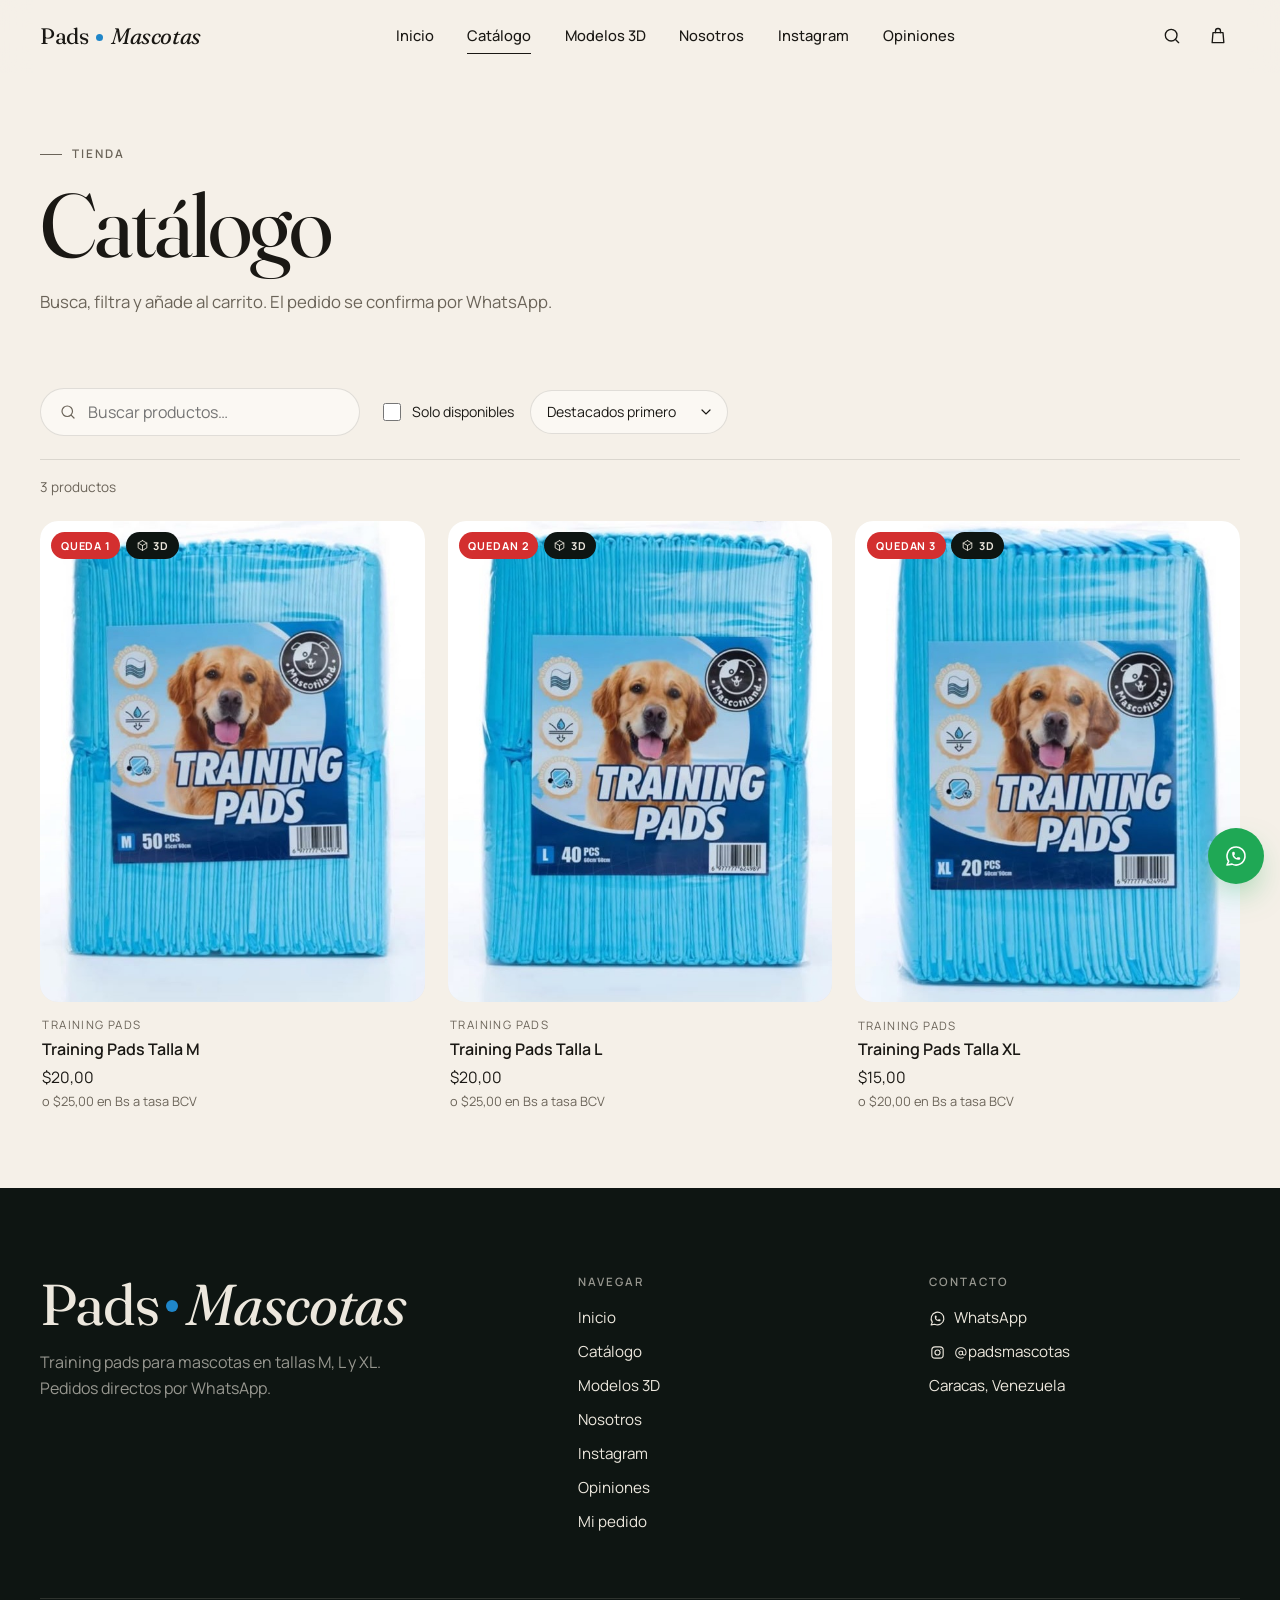
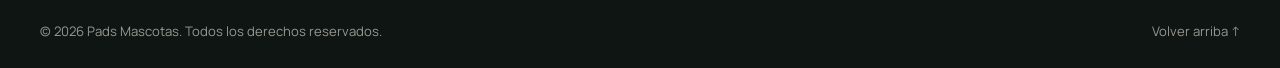
<file: tienda-pads-mascotas/catalogo.html>
<!doctype html>
<html lang="es">
<head>
  <meta charset="utf-8">
  <meta name="viewport" content="width=device-width, initial-scale=1, viewport-fit=cover">
  <title>Catálogo — Pads Mascotas</title>
  <meta name="description" content="Todos los productos de Pads Mascotas. Busca, filtra por categoría y haz tu pedido por WhatsApp.">
  <meta name="theme-color" content="#F5F0E8">
  <meta property="og:type" content="website">
  <meta property="og:site_name" content="Pads Mascotas">
  <meta property="og:title" content="Catálogo — Pads Mascotas">
  <meta property="og:description" content="Todos los productos de Pads Mascotas. Busca, filtra por categoría y haz tu pedido por WhatsApp.">
  <meta property="og:image" content="https://padsmascotasccs.github.io/assets/img/productos/training-pads-l.jpg">
  <link rel="canonical" href="https://padsmascotasccs.github.io/catalogo.html">
  <meta property="og:url" content="https://padsmascotasccs.github.io/catalogo.html">
  <meta name="twitter:card" content="summary_large_image">
  <link rel="icon" href="assets/img/favicon.svg" type="image/svg+xml">
  <link rel="preconnect" href="https://fonts.googleapis.com">
  <link rel="preconnect" href="https://fonts.gstatic.com" crossorigin>
  <link href="https://fonts.googleapis.com/css2?family=Fraunces:ital,opsz,wght@0,9..144,400;0,9..144,500;1,9..144,400;1,9..144,500&family=Manrope:wght@400;500;600;700&display=swap" rel="stylesheet">
  <link rel="stylesheet" href="assets/css/styles.css">
  <link rel="modulepreload" href="assets/js/core.js">
  <link rel="modulepreload" href="assets/js/layout.js">
</head>
<body class="page-catalog">
  <main id="contenido">
    <section class="page-head">
      <div class="container">
        <p class="eyebrow">Tienda</p>
        <h1>Catálogo</h1>
        <p class="page-head__lead">Busca, filtra y añade al carrito. El pedido se confirma por WhatsApp.</p>
      </div>
    </section>
    <section class="section section--tight">
      <div class="container">
        <div class="filters" id="filtros"></div>
        <p class="count-line" id="cuenta" aria-live="polite"></p>
        <div class="grid-products" id="grid"></div>
      </div>
    </section>
  </main>
  <noscript><p style="padding:2rem;text-align:center">Esta tienda necesita JavaScript para mostrar el catálogo. Escríbenos por Instagram: <a href="https://www.instagram.com/padsmascotas/">@padsmascotas</a></p></noscript>
  <script type="module" src="assets/js/catalogo.js"></script>
</body>
</html>
</file>
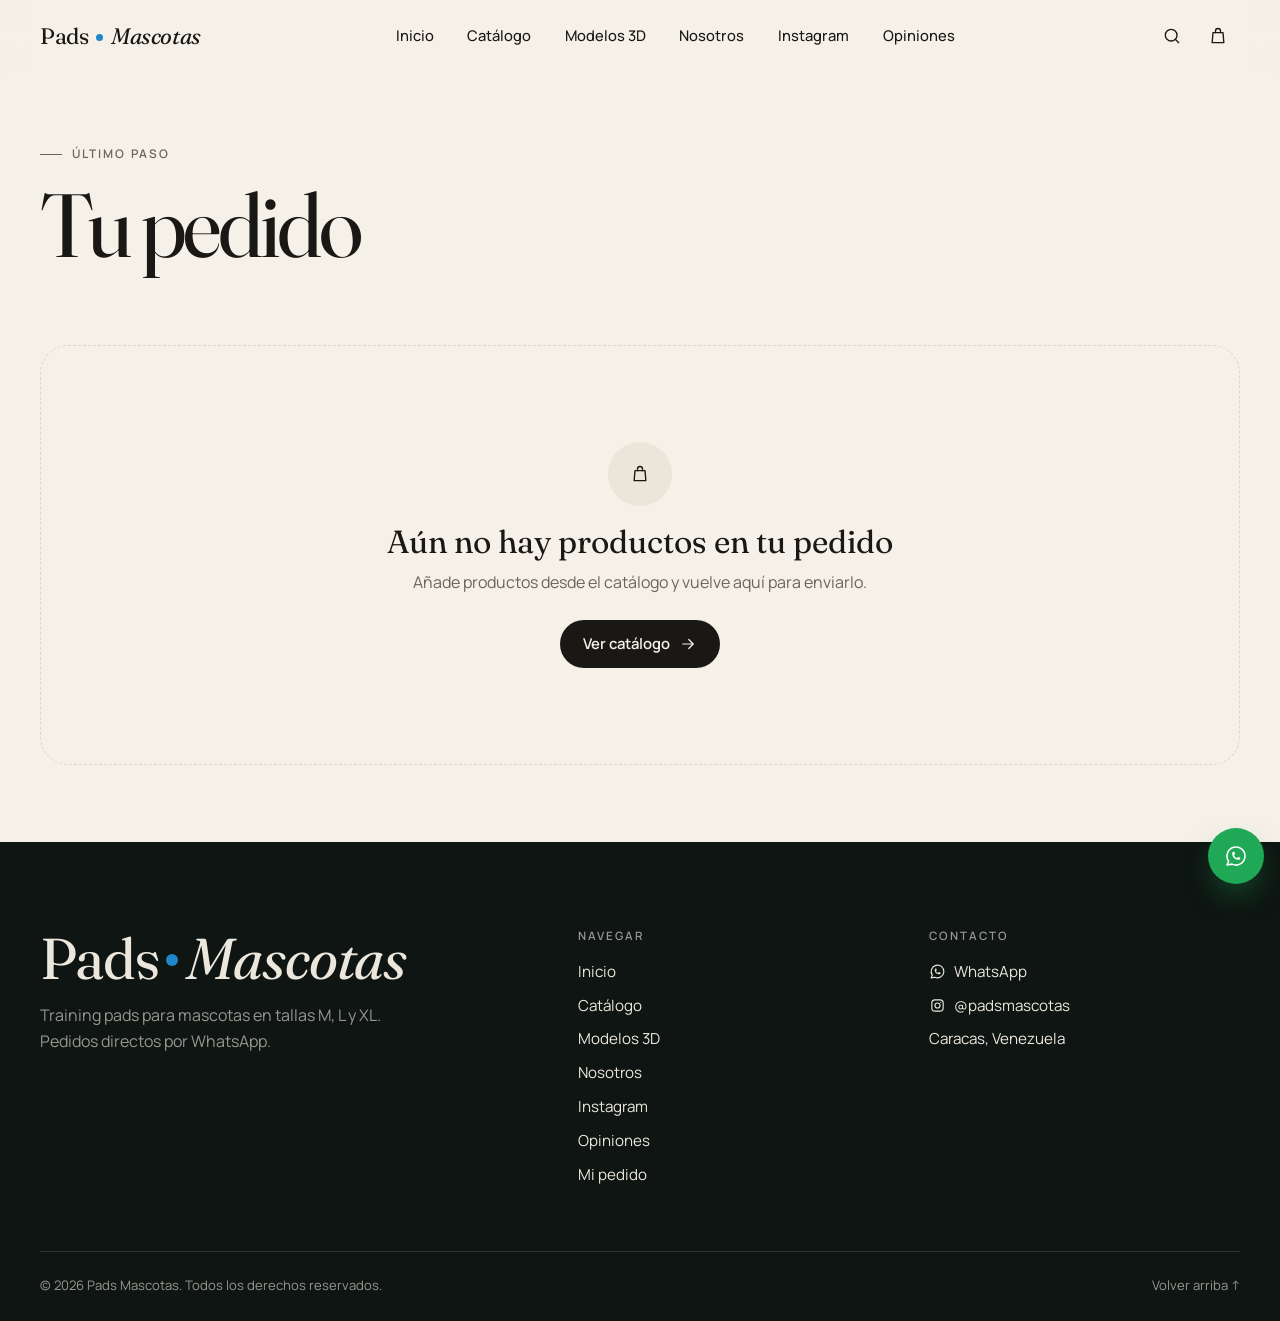
<file: tienda-pads-mascotas/pedido.html>
<!doctype html>
<html lang="es">
<head>
  <meta charset="utf-8">
  <meta name="viewport" content="width=device-width, initial-scale=1, viewport-fit=cover">
  <title>Tu pedido — Pads Mascotas</title>
  <meta name="description" content="Revisa tu pedido y envíalo por WhatsApp.">
  <meta name="theme-color" content="#F5F0E8">
  <meta property="og:type" content="website">
  <meta property="og:site_name" content="Pads Mascotas">
  <meta property="og:title" content="Tu pedido — Pads Mascotas">
  <meta property="og:description" content="Revisa tu pedido y envíalo por WhatsApp.">
  <meta property="og:image" content="https://padsmascotasccs.github.io/assets/img/productos/training-pads-l.jpg">
  <meta name="twitter:card" content="summary_large_image">
  <link rel="icon" href="assets/img/favicon.svg" type="image/svg+xml">
  <link rel="preconnect" href="https://fonts.googleapis.com">
  <link rel="preconnect" href="https://fonts.gstatic.com" crossorigin>
  <link href="https://fonts.googleapis.com/css2?family=Fraunces:ital,opsz,wght@0,9..144,400;0,9..144,500;1,9..144,400;1,9..144,500&family=Manrope:wght@400;500;600;700&display=swap" rel="stylesheet">
  <link rel="stylesheet" href="assets/css/styles.css">
  <link rel="modulepreload" href="assets/js/core.js">
  <link rel="modulepreload" href="assets/js/layout.js">
</head>
<body class="page-checkout">
  <main id="contenido">
    <section class="page-head">
      <div class="container">
        <p class="eyebrow">Último paso</p>
        <h1>Tu pedido</h1>
      </div>
    </section>
    <section class="section section--tight">
      <div class="container" id="pedido"></div>
    </section>
  </main>
  <noscript><p style="padding:2rem;text-align:center">Esta tienda necesita JavaScript para mostrar el catálogo. Escríbenos por Instagram: <a href="https://www.instagram.com/padsmascotas/">@padsmascotas</a></p></noscript>
  <script type="module" src="assets/js/pedido.js"></script>
</body>
</html>
</file>
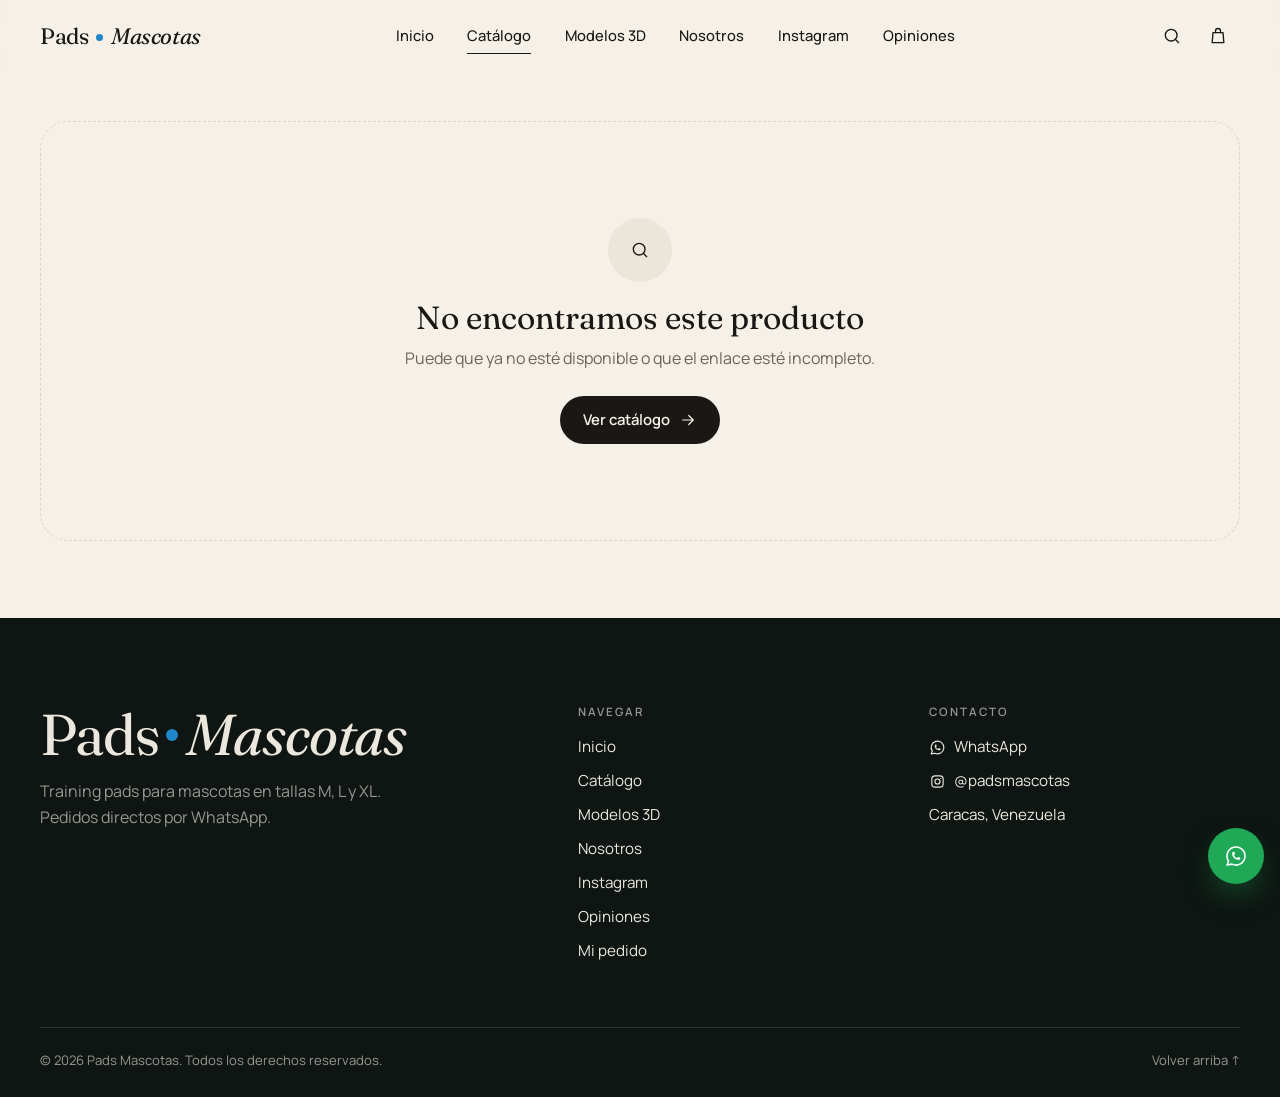
<file: tienda-pads-mascotas/producto.html>
<!doctype html>
<html lang="es">
<head>
  <meta charset="utf-8">
  <meta name="viewport" content="width=device-width, initial-scale=1, viewport-fit=cover">
  <title>Producto — Pads Mascotas</title>
  <meta name="description" content="Detalle del producto.">
  <meta name="theme-color" content="#F5F0E8">
  <meta property="og:type" content="website">
  <meta property="og:site_name" content="Pads Mascotas">
  <meta property="og:title" content="Producto — Pads Mascotas">
  <meta property="og:description" content="Detalle del producto.">
  <meta property="og:image" content="https://padsmascotasccs.github.io/assets/img/productos/training-pads-l.jpg">
  <meta name="twitter:card" content="summary_large_image">
  <link rel="icon" href="assets/img/favicon.svg" type="image/svg+xml">
  <link rel="preconnect" href="https://fonts.googleapis.com">
  <link rel="preconnect" href="https://fonts.gstatic.com" crossorigin>
  <link href="https://fonts.googleapis.com/css2?family=Fraunces:ital,opsz,wght@0,9..144,400;0,9..144,500;1,9..144,400;1,9..144,500&family=Manrope:wght@400;500;600;700&display=swap" rel="stylesheet">
  <link rel="stylesheet" href="assets/css/styles.css">
  <link rel="modulepreload" href="assets/js/core.js">
  <link rel="modulepreload" href="assets/js/layout.js">
</head>
<body class="page-product">
  <main id="contenido">
    <section class="section section--tight">
      <div class="container" id="producto"></div>
    </section>
    <section class="section section--tight" id="relacionados" hidden>
      <div class="container">
        <div class="section-head"><div><p class="eyebrow">Sigue explorando</p><h2>También te puede interesar</h2></div></div>
        <div class="grid-products" id="relacionados-grid"></div>
      </div>
    </section>
  </main>
  <noscript><p style="padding:2rem;text-align:center">Esta tienda necesita JavaScript para mostrar el catálogo. Escríbenos por Instagram: <a href="https://www.instagram.com/padsmascotas/">@padsmascotas</a></p></noscript>
  <script type="module" src="assets/js/producto.js"></script>
</body>
</html>
</file>
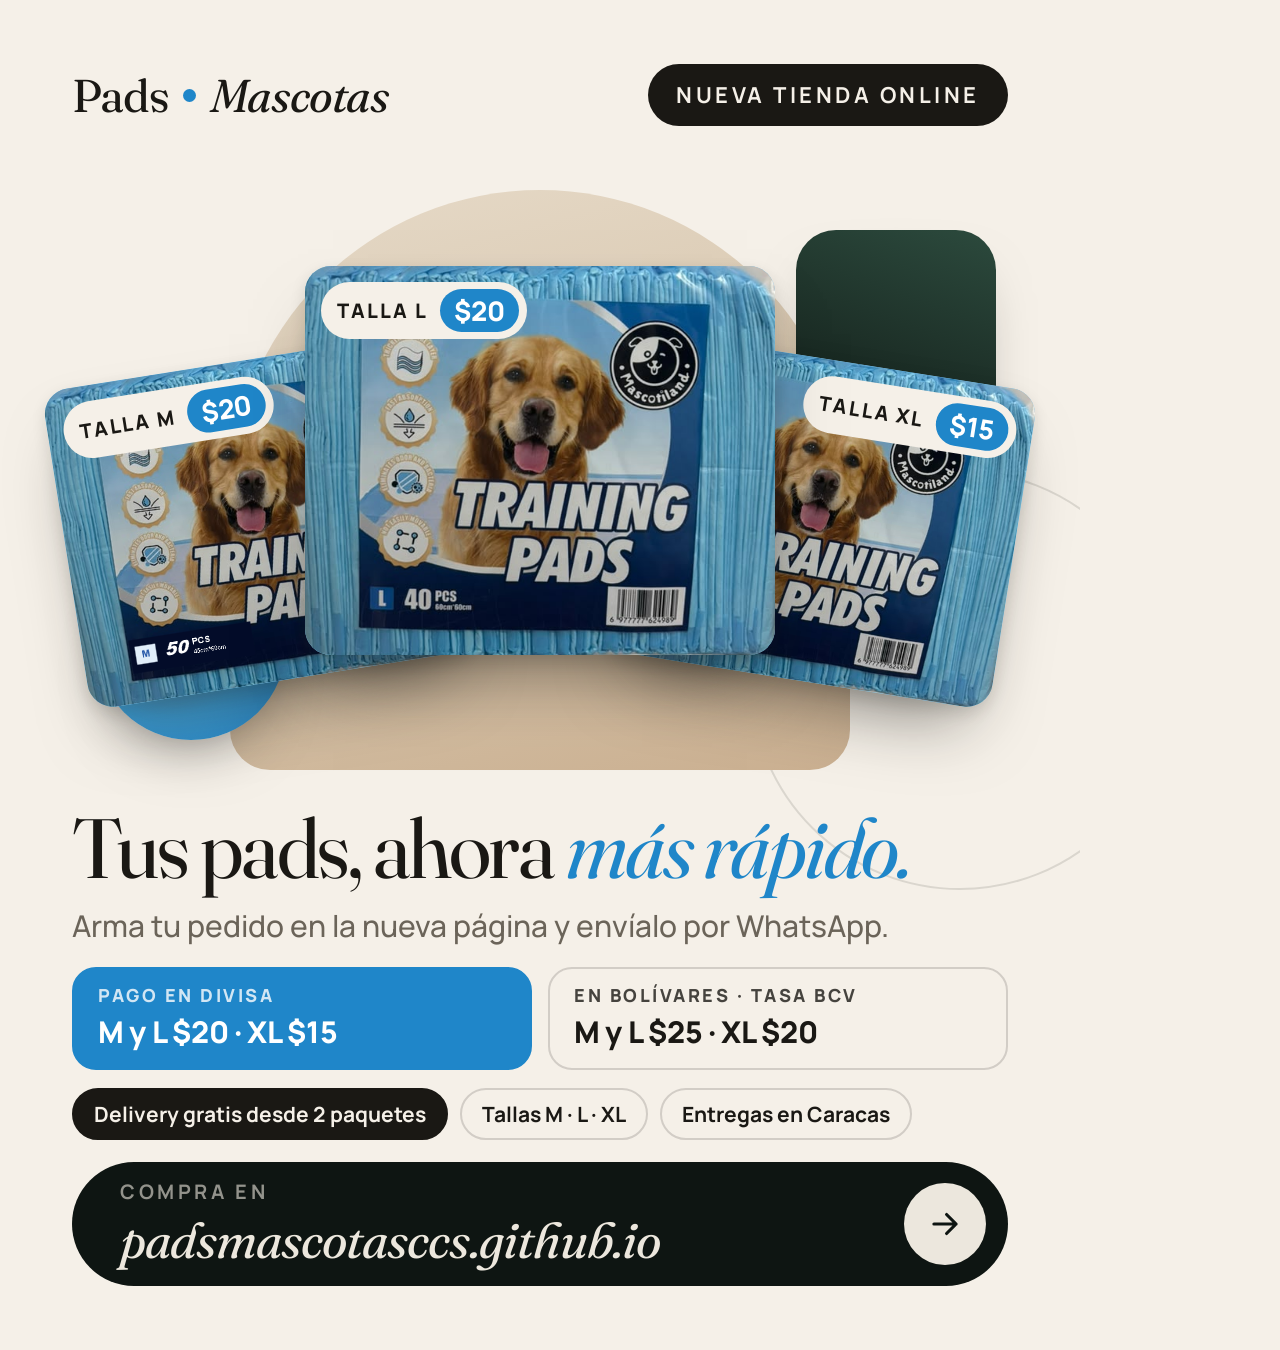
<file: tienda-pads-mascotas/promo/promo.html>
<!doctype html>
<html lang="es">
<head>
<meta charset="utf-8">
<title>Promo — Pads Mascotas</title>
<link href="https://fonts.googleapis.com/css2?family=Fraunces:ital,opsz,wght@0,9..144,400;0,9..144,500;1,9..144,400;1,9..144,500&family=Manrope:wght@500;600;700;800&display=swap" rel="stylesheet">
<style>
  :root { --bg:#f5f0e8; --ink:#1a1814; --muted:#6b6459; --accent:#1f86c9; --deep:#0e1512; --card:#e6dccb; }
  * { box-sizing: border-box; margin: 0; }
  html, body { width: 1080px; height: 1350px; overflow: hidden; }
  body { background: var(--bg); color: var(--ink); font-family: "Manrope", sans-serif; position: relative; }
  body.story { height: 1920px; }
  .serif { font-family: "Fraunces", Georgia, serif; font-weight: 400; letter-spacing: -0.03em; }

  .top { position: absolute; left: 72px; right: 72px; top: 64px; display: flex; justify-content: space-between; align-items: center; }
  .brand { font-family: "Fraunces", serif; font-size: 46px; letter-spacing: -0.02em; display: flex; align-items: center; gap: 14px; }
  .brand i { width: 13px; height: 13px; border-radius: 50%; background: var(--accent); }
  .brand em { font-style: italic; }
  .tag { font-size: 22px; font-weight: 700; letter-spacing: 0.16em; text-transform: uppercase; background: var(--ink); color: var(--bg); padding: 16px 28px; border-radius: 999px; }

  .stage { position: absolute; left: 0; right: 0; top: 170px; height: 600px; }
  .arch { position: absolute; left: 50%; top: 20px; width: 620px; height: 580px; transform: translateX(-50%); border-radius: 310px 310px 40px 40px; background: linear-gradient(165deg, #e6dac8, #d6c3a9 60%, #cbb091); }
  .orb { position: absolute; left: 96px; top: 380px; width: 190px; height: 190px; border-radius: 50%; background: radial-gradient(circle at 35% 30%, #8fd0f2, #3fa4de 60%, #1f78b8); box-shadow: 0 30px 60px -30px rgba(26,24,20,.5); }
  .slab { position: absolute; right: 84px; top: 60px; width: 200px; height: 250px; border-radius: 40px; background: linear-gradient(200deg, #2c4a3d, var(--deep)); box-shadow: 0 30px 60px -30px rgba(26,24,20,.5); }
  .ring { position: absolute; right: -90px; top: 300px; width: 420px; height: 420px; border-radius: 50%; border: 2px solid rgba(26,24,20,.12); }

  .pack { position: absolute; top: 120px; width: 390px; border-radius: 26px; overflow: hidden; box-shadow: 0 40px 70px -28px rgba(26,24,20,.55), 0 6px 16px rgba(26,24,20,.12); background: #7cc4ea; }
  .pack img { display: block; width: 100%; }
  .pack b { position: absolute; left: 16px; top: 16px; display: flex; align-items: center; gap: 12px; font-size: 20px; font-weight: 800; letter-spacing: 0.1em; background: var(--bg); color: var(--ink); padding: 7px 8px 7px 16px; border-radius: 999px; }
  .pack b u { text-decoration: none; letter-spacing: 0; font-size: 27px; background: var(--accent); color: #fff; padding: 3px 14px; border-radius: 999px; }
  .pack.m { left: 64px; transform: rotate(-9deg); top: 190px; }
  .pack.xl b { left: auto; right: 16px; }
  .pack.xl { right: 64px; transform: rotate(9deg); top: 190px; }
  .pack.l { left: 50%; width: 470px; margin-left: -235px; top: 96px; z-index: 2; }

  .copy { position: absolute; left: 72px; right: 72px; top: 806px; }
  h1 { font-size: 84px; line-height: 1; white-space: nowrap; }
  h1 em { font-style: italic; color: var(--accent); }
  .sub { margin-top: 16px; font-size: 30px; line-height: 1.3; color: var(--muted); font-weight: 500; white-space: nowrap; }
  .precios { display: grid; grid-template-columns: 1fr 1fr; gap: 16px; margin-top: 22px; }
  .precios div { border: 2px solid rgba(26,24,20,.16); border-radius: 24px; padding: 14px 24px 16px; }
  .precios div.div { background: var(--accent); border-color: var(--accent); color: #fff; }
  .precios small { display: block; font-size: 18px; font-weight: 800; letter-spacing: 0.14em; text-transform: uppercase; opacity: 0.8; margin-bottom: 4px; white-space: nowrap; }
  .precios strong { font-size: 30px; font-weight: 800; letter-spacing: -0.01em; white-space: nowrap; }
  .chips { display: flex; flex-wrap: wrap; gap: 12px; margin-top: 18px; }
  .chips span { font-size: 21px; font-weight: 700; padding: 10px 20px; white-space: nowrap; border-radius: 999px; border: 2px solid rgba(26,24,20,.16); }
  .chips span.on { background: var(--ink); color: var(--bg); border-color: var(--ink); }

  .url { position: absolute; left: 72px; right: 72px; bottom: 64px; height: 124px; border-radius: 62px; background: var(--deep); color: #ece7dd; display: flex; align-items: center; justify-content: space-between; padding: 0 22px 0 48px; }
  .url small { display: block; font-size: 20px; font-weight: 700; letter-spacing: 0.18em; text-transform: uppercase; color: rgba(236,231,221,.6); margin-bottom: 4px; }
  .url strong { font-family: "Fraunces", serif; font-weight: 400; font-style: italic; font-size: 50px; letter-spacing: -0.02em; }
  .url .go { width: 82px; height: 82px; border-radius: 50%; background: #ece7dd; color: var(--deep); display: grid; place-items: center; }

  /* versión cuadrada 1:1 */
  html.sq, .sq body, body.sq { height: 1080px; }
  .sq .top { top: 44px; }
  .sq .brand { font-size: 40px; }
  .sq .tag { font-size: 19px; padding: 13px 24px; }
  .sq .stage { top: 112px; transform: scale(0.76); transform-origin: 50% 0; }
  .sq .copy { top: 596px; }
  .sq h1 { font-size: 74px; }
  .sq .sub { font-size: 27px; margin-top: 10px; }
  .sq .precios { margin-top: 16px; }
  .sq .precios div { padding: 10px 22px 12px; border-radius: 20px; }
  .sq .precios small { font-size: 16px; }
  .sq .precios strong { font-size: 28px; }
  .sq .chips { margin-top: 14px; }
  .sq .chips span { font-size: 20px; padding: 8px 18px; }
  .sq .url { bottom: 40px; height: 104px; }
  .sq .url small { font-size: 17px; }
  .sq .url strong { font-size: 44px; }
  .sq .url .go { width: 70px; height: 70px; }
  /* versión historia / reel 9:16 */
  .story .top { top: 150px; }
  .story .stage { top: 360px; }
  .story .copy { top: 1110px; }
  .story h1 { font-size: 84px; }
  .story .sub { font-size: 33px; }
  .story .precios { margin-top: 34px; }
  .story .precios strong { font-size: 32px; }
  .story .chips { margin-top: 28px; }
  .story .chips span { font-size: 23px; padding: 12px 22px; }
  .story .url { bottom: 190px; }
</style>
</head>
<body>
  <script>if (location.search.includes("story")) document.body.classList.add("story"); if (location.search.includes("cuadrado")) document.body.classList.add("sq");</script>
  <div class="top">
    <div class="brand">Pads <i></i> <em>Mascotas</em></div>
    <div class="tag">Nueva tienda online</div>
  </div>

  <div class="stage">
    <div class="ring"></div>
    <div class="arch"></div>
    <div class="slab"></div>
    <div class="orb"></div>
    <div class="pack m"><img src="../assets/modelos/texturas/frente-m.png" alt=""><b>TALLA M <u>$20</u></b></div>
    <div class="pack xl"><img src="../assets/modelos/texturas/frente-xl.png" alt=""><b>TALLA XL <u>$15</u></b></div>
    <div class="pack l"><img src="../assets/modelos/texturas/frente-l.png" alt=""><b>TALLA L <u>$20</u></b></div>
  </div>

  <div class="copy">
    <h1 class="serif">Tus pads, ahora <em>más rápido.</em></h1>
    <p class="sub">Arma tu pedido en la nueva página y envíalo por WhatsApp.</p>
    <div class="precios">
      <div class="div"><small>Pago en divisa</small><strong>M y L $20 · XL $15</strong></div>
      <div><small>En bolívares · tasa BCV</small><strong>M y L $25 · XL $20</strong></div>
    </div>
    <div class="chips">
      <span class="on">Delivery gratis desde 2 paquetes</span>
      <span>Tallas M · L · XL</span>
      <span>Entregas en Caracas</span>
    </div>
  </div>

  <div class="url">
    <div><small>Compra en</small><strong>padsmascotasccs.github.io</strong></div>
    <div class="go"><svg viewBox="0 0 24 24" width="38" height="38" fill="none" stroke="currentColor" stroke-width="2" stroke-linecap="round" stroke-linejoin="round"><path d="M5 12h14M13 6l6 6-6 6"/></svg></div>
  </div>
</body>
</html>
</file>
<file: tienda-pads-mascotas/assets/css/styles.css>
/* ==========================================================================
   IDENTIDAD VISUAL — cambia estos valores para ajustar toda la tienda
   ========================================================================== */
:root {
  --bg: #f5f0e8;         /* hueso */
  --surface: #fbf8f3;
  --card: #ece5d9;
  --ink: #1a1814;
  --muted: #6b6459;
  --line: rgba(26, 24, 20, 0.12);
  --accent: #1f86c9;     /* azul de los pads */
  --accent-deep: #1668a3;
  --deep: #0e1512;       /* verde casi negro: sala 3D y pie */
  --deep-2: #17221d;
  --on-deep: #ece7dd;
  --on-deep-muted: rgba(236, 231, 221, 0.62);
  --wa: #1fa855;
  --ok: #2f7d4f;

  --serif: "Fraunces", "Iowan Old Style", Georgia, serif;
  --sans: "Manrope", system-ui, -apple-system, "Segoe UI", sans-serif;

  --r-sm: 10px;
  --r: 18px;
  --r-lg: 28px;
  --pad: clamp(1.15rem, 4vw, 2.5rem);
  --ease: cubic-bezier(0.22, 0.8, 0.24, 1);
  --shadow: 0 18px 50px -24px rgba(26, 24, 20, 0.35);
}

/* ---------- base ---------- */
*, *::before, *::after { box-sizing: border-box; }
html { scroll-behavior: smooth; -webkit-text-size-adjust: 100%; scroll-padding-top: 90px; }
body {
  margin: 0; background: var(--bg); color: var(--ink);
  font: 400 1rem/1.6 var(--sans); -webkit-font-smoothing: antialiased;
  min-height: 100vh; display: flex; flex-direction: column;
}
main { flex: 1; }
img, svg { display: block; max-width: 100%; }
a { color: inherit; text-decoration: none; }
button, input, select, textarea { font: inherit; color: inherit; }
button { cursor: pointer; background: none; border: 0; padding: 0; }
h1, h2, h3, p, ul, figure, fieldset { margin: 0; padding: 0; border: 0; }
ul { list-style: none; }
h1, h2, h3 { font-family: var(--serif); font-weight: 400; line-height: 1.06; letter-spacing: -0.02em; text-wrap: balance; }
h1 em, h2 em { font-style: italic; color: var(--accent); }
:focus-visible { outline: 2px solid var(--accent); outline-offset: 3px; border-radius: 4px; }
::selection { background: var(--accent); color: #fff; }
[hidden] { display: none !important; }
.sr-only { position: absolute; width: 1px; height: 1px; overflow: hidden; clip-path: inset(50%); white-space: nowrap; }
.skip { position: absolute; left: 1rem; top: -4rem; z-index: 200; background: var(--ink); color: var(--bg); padding: 0.6rem 1rem; border-radius: 8px; transition: top 0.2s; }
.skip:focus { top: 1rem; }
.container { width: 100%; max-width: 1280px; margin-inline: auto; padding-inline: var(--pad); }
code { font-size: 0.86em; background: rgba(26, 24, 20, 0.07); padding: 0.1em 0.4em; border-radius: 5px; }

.eyebrow { font-size: 0.74rem; font-weight: 600; letter-spacing: 0.18em; text-transform: uppercase; color: var(--muted); margin-bottom: 0.9rem; display: flex; align-items: center; gap: 0.6rem; }
.eyebrow::before { content: ""; width: 22px; height: 1px; background: currentColor; }
.eyebrow--light { color: var(--on-deep-muted); }

/* ---------- aparición ---------- */
.reveal { opacity: 0; transform: translateY(22px); transition: opacity 0.8s var(--ease) var(--d, 0ms), transform 0.8s var(--ease) var(--d, 0ms); }
.reveal.in { opacity: 1; transform: none; }

/* ---------- botones ---------- */
.btn {
  --b-bg: transparent; --b-fg: var(--ink); --b-bd: transparent;
  display: inline-flex; align-items: center; justify-content: center; gap: 0.55rem;
  min-height: 46px; padding: 0.7rem 1.35rem; border-radius: 999px;
  background: var(--b-bg); color: var(--b-fg); border: 1px solid var(--b-bd);
  font-weight: 600; font-size: 0.93rem; letter-spacing: 0.005em; white-space: nowrap;
  transition: transform 0.25s var(--ease), background 0.25s, color 0.25s, border-color 0.25s, box-shadow 0.25s;
}
.btn svg { width: 18px; height: 18px; flex: none; transition: transform 0.3s var(--ease); }
.btn:hover { transform: translateY(-2px); }
.btn:hover svg:last-child:not(:first-child) { transform: translateX(3px); }
.btn:active { transform: translateY(0) scale(0.98); }
.btn--lg { min-height: 54px; padding: 0.9rem 1.7rem; font-size: 0.98rem; }
.btn--block { width: 100%; }
.btn--primary { --b-bg: var(--ink); --b-fg: var(--bg); }
.btn--primary:hover { --b-bg: var(--accent); box-shadow: 0 14px 30px -14px var(--accent); }
.btn--ghost { --b-bd: var(--line); }
.btn--ghost:hover { --b-bd: var(--ink); }
.btn--wa { --b-bg: var(--wa); --b-fg: #fff; }
.btn--wa:hover { box-shadow: 0 14px 30px -14px var(--wa); }
.btn--light { --b-bg: var(--on-deep); --b-fg: var(--deep); }
.btn--outline-light { --b-fg: var(--on-deep); --b-bd: rgba(236, 231, 221, 0.3); }
.btn--outline-light:hover { --b-bd: var(--on-deep); }
.link-btn { font-size: 0.85rem; color: var(--muted); text-decoration: underline; text-underline-offset: 3px; align-self: center; }
.link-btn:hover { color: var(--ink); }
.link-arrow { font-weight: 600; font-size: 0.93rem; display: inline-flex; gap: 0.4rem; align-items: center; padding: 0.4rem 0; border-bottom: 1px solid var(--ink); white-space: nowrap; }
.link-arrow span { transition: transform 0.3s var(--ease); }
.link-arrow:hover span { transform: translateX(4px); }
.link-arrow--light { border-color: var(--on-deep); color: var(--on-deep); }
.icon-btn { position: relative; width: 44px; height: 44px; display: grid; place-items: center; border-radius: 50%; transition: background 0.2s; }
.icon-btn:hover { background: rgba(26, 24, 20, 0.07); }
.badge { display: inline-flex; align-items: center; gap: 0.3rem; padding: 0.28rem 0.6rem; border-radius: 999px; font-size: 0.68rem; font-weight: 700; letter-spacing: 0.08em; text-transform: uppercase; background: var(--surface); color: var(--ink); }
.badge svg { width: 13px; height: 13px; }
.badge--demo { background: #ffe9a8; color: #5a4300; }
.badge--off { background: var(--ink); color: var(--bg); }
.badge--3d { background: var(--deep); color: var(--on-deep); }

/* ---------- aviso demo ---------- */
.demo-bar { background: #ffe9a8; color: #4a3800; text-align: center; font-size: 0.8rem; padding: 0.5rem var(--pad); line-height: 1.35; }

/* ---------- cabecera ---------- */
.site-header { position: sticky; top: 0; z-index: 60; background: color-mix(in srgb, var(--bg) 82%, transparent); backdrop-filter: blur(14px) saturate(1.3); -webkit-backdrop-filter: blur(14px) saturate(1.3); border-bottom: 1px solid transparent; transition: border-color 0.3s, box-shadow 0.3s; }
.site-header.is-stuck { border-color: var(--line); }
.site-header__in { display: flex; align-items: center; justify-content: space-between; height: 72px; gap: 1rem; }
.site-header__actions { display: flex; align-items: center; gap: 0.15rem; }
.brand { display: inline-flex; align-items: center; gap: 0.5rem; font-family: var(--serif); font-size: 1.4rem; letter-spacing: -0.02em; line-height: 1; }
.brand__logo { height: 38px; width: auto; }
.brand__word--alt { font-style: italic; }
.brand__dot { width: 7px; height: 7px; border-radius: 50%; background: var(--accent); transform: translateY(1px); }
.brand--xl { font-size: clamp(2.2rem, 6vw, 3.6rem); }
.brand--xl .brand__dot { width: 12px; height: 12px; }
.nav { display: flex; gap: 2.1rem; }
.nav a { position: relative; font-size: 0.92rem; font-weight: 500; padding: 0.4rem 0; }
.nav a::after { content: ""; position: absolute; left: 0; right: 0; bottom: 0; height: 1px; background: currentColor; transform: scaleX(0); transform-origin: right; transition: transform 0.35s var(--ease); }
.nav a:hover::after, .nav a[aria-current]::after { transform: scaleX(1); transform-origin: left; }
.count { position: absolute; top: 4px; right: 2px; min-width: 18px; height: 18px; padding: 0 5px; border-radius: 9px; background: var(--accent); color: #fff; font-size: 0.68rem; font-weight: 700; display: grid; place-items: center; }
.nav-toggle { display: none; }
.mobile-menu { position: fixed; inset: 0; z-index: 55; background: var(--bg); padding: 110px var(--pad) 2rem; display: flex; flex-direction: column; justify-content: space-between; opacity: 0; visibility: hidden; transform: translateY(-12px); transition: opacity 0.35s var(--ease), transform 0.35s var(--ease), visibility 0.35s; overflow-y: auto; }
.menu-open .mobile-menu { opacity: 1; visibility: visible; transform: none; }
.menu-open { overflow: hidden; }
.mobile-menu nav { display: flex; flex-direction: column; }
.mobile-menu nav a { font-family: var(--serif); font-size: clamp(2rem, 9vw, 2.8rem); padding: 0.55rem 0; border-bottom: 1px solid var(--line); }
.mobile-menu__foot { display: flex; flex-wrap: wrap; gap: 0.7rem; margin-top: 2rem; }
.mobile-menu__foot .btn { flex: 1 1 200px; }

/* ---------- hero ---------- */
.hero { position: relative; overflow: hidden; }
.hero__in { display: grid; grid-template-columns: 1.05fr 0.95fr; gap: clamp(2rem, 5vw, 5rem); align-items: center; padding-block: clamp(2.5rem, 7vw, 6rem) clamp(3rem, 7vw, 6rem); }
.hero__title { font-size: clamp(2.9rem, 7.4vw, 6.4rem); line-height: 0.98; letter-spacing: -0.035em; margin-bottom: 1.6rem; }
.hero__title .w { display: inline-block; overflow: hidden; vertical-align: top; padding-bottom: 0.12em; margin-bottom: -0.12em; }
.hero__title .w > span { display: inline-block; transform: translateY(110%); transition: transform 1s var(--ease) calc(var(--i) * 70ms + 100ms); }
.hero.in .hero__title .w > span { transform: none; }
.hero__fade { opacity: 0; transform: translateY(18px); transition: opacity 0.9s var(--ease) calc(var(--i) * 140ms + 250ms), transform 0.9s var(--ease) calc(var(--i) * 140ms + 250ms); }
.hero.in .hero__fade { opacity: 1; transform: none; }
.hero__sub { font-size: clamp(1.02rem, 1.5vw, 1.2rem); color: var(--muted); max-width: 34rem; margin-bottom: 2.2rem; }
.hero__cta { display: flex; flex-wrap: wrap; gap: 0.8rem; }
.hero__art { position: relative; aspect-ratio: 1 / 1.05; min-height: 340px; }
.arch { position: absolute; overflow: hidden; background: var(--card); box-shadow: var(--shadow); }
.arch img { width: 100%; height: 100%; object-fit: cover; }
.arch--1 { inset: 4% 22% 8% 14%; border-radius: 999px 999px var(--r-lg) var(--r-lg); z-index: 2; animation: float 9s ease-in-out infinite; }
.arch--2 { width: 34%; aspect-ratio: 3/4; right: 0; top: 12%; border-radius: var(--r-lg); z-index: 3; animation: float 11s ease-in-out -3s infinite; }
.arch--3 { width: 30%; aspect-ratio: 1; left: 0; bottom: 4%; border-radius: 50%; z-index: 3; animation: float 10s ease-in-out -6s infinite; }
.arch--empty.arch--1 { background: linear-gradient(160deg, #e3d6c3, #d3bfa5 60%, #c9ad8d); }
.arch--empty.arch--2 { background: linear-gradient(200deg, #2c4a3d, var(--deep)); }
.arch--empty.arch--3 { background: radial-gradient(circle at 35% 30%, #8fd0f2, var(--accent) 60%, var(--accent-deep)); }
.arch--empty span { position: absolute; inset: 0; background: radial-gradient(circle at 30% 20%, rgba(255, 255, 255, 0.35), transparent 55%); }
.hero__orb { position: absolute; width: 60%; aspect-ratio: 1; right: -14%; bottom: -12%; border-radius: 50%; border: 1px solid var(--line); z-index: 1; }
@keyframes float { 0%, 100% { transform: translateY(0); } 50% { transform: translateY(-12px); } }

.marquee { border-block: 1px solid var(--line); overflow: hidden; padding: 0.95rem 0; }
.marquee__track { display: flex; align-items: center; gap: 2.2rem; width: max-content; animation: marquee 38s linear infinite; font-family: var(--serif); font-style: italic; font-size: 1.15rem; white-space: nowrap; padding-right: 2.2rem; }
.marquee__track i { width: 6px; height: 6px; border-radius: 50%; background: var(--accent); flex: none; }
@keyframes marquee { to { transform: translateX(-50%); } }

/* ---------- secciones ---------- */
.section { padding-block: clamp(4rem, 9vw, 7.5rem); }
.section--tight { padding-block: clamp(1.5rem, 4vw, 3rem) clamp(3rem, 6vw, 5rem); }
.section-head { display: flex; justify-content: space-between; align-items: flex-end; gap: 1.5rem; flex-wrap: wrap; margin-bottom: clamp(2rem, 4vw, 3.2rem); }
.section-head h2, .ig h2, .about h2 { font-size: clamp(2rem, 4.6vw, 3.6rem); max-width: 18ch; }
.section-head--light { color: var(--on-deep); }
.page-head { padding-block: clamp(2.5rem, 6vw, 4.5rem) clamp(1rem, 2vw, 1.5rem); }
.page-head h1 { font-size: clamp(2.8rem, 8vw, 5.6rem); letter-spacing: -0.035em; }
.page-head__lead { color: var(--muted); margin-top: 1rem; max-width: 36rem; font-size: 1.05rem; }
.page-head--dark { color: var(--on-deep); }
.page-head--dark .page-head__lead { color: var(--on-deep-muted); }

/* ---------- tarjetas ---------- */
.grid-products { display: grid; grid-template-columns: repeat(4, minmax(0, 1fr)); gap: clamp(1rem, 2.2vw, 2rem) clamp(0.8rem, 1.8vw, 1.6rem); }
.card { position: relative; }
.card__media { position: relative; display: block; aspect-ratio: 4 / 5; border-radius: var(--r); overflow: hidden; background: var(--card); }
.card__img { position: absolute; inset: 0; width: 100%; height: 100%; object-fit: cover; transition: transform 0.9s var(--ease), opacity 0.5s var(--ease); }
.card__img--alt { opacity: 0; }
.card:hover .card__img { transform: scale(1.045); }
.card:hover .card__img--alt { opacity: 1; }
.card__noimg { position: absolute; inset: 0; display: grid; place-content: center; justify-items: center; gap: 0.5rem; color: var(--muted); font-size: 0.82rem; }
.card__noimg svg { width: 30px; height: 30px; opacity: 0.6; }
.card__badges { position: absolute; top: 0.7rem; left: 0.7rem; display: flex; flex-wrap: wrap; gap: 0.35rem; }
.card.is-off .card__img { filter: grayscale(0.7); opacity: 0.75; }
.card__add { position: absolute; z-index: 2; right: 0.7rem; top: calc((100% - 5.6rem) - 3.4rem); display: inline-flex; align-items: center; gap: 0.4rem; height: 42px; padding: 0 1rem 0 0.8rem; border-radius: 999px; background: var(--surface); font-weight: 600; font-size: 0.86rem; box-shadow: 0 8px 24px -10px rgba(26, 24, 20, 0.5); opacity: 0; transform: translateY(10px); transition: opacity 0.35s var(--ease), transform 0.35s var(--ease), background 0.2s, color 0.2s; }
.card__add svg { width: 17px; height: 17px; }
.card:hover .card__add, .card__add:focus-visible { opacity: 1; transform: none; }
.card__add:hover { background: var(--ink); color: var(--bg); }
.card__body { padding: 0.9rem 0.15rem 0; min-height: 5.6rem; }
.card__cat { font-size: 0.72rem; letter-spacing: 0.12em; text-transform: uppercase; color: var(--muted); min-height: 1.1em; }
.card__name { font-family: var(--sans); font-weight: 600; font-size: 1rem; letter-spacing: 0; line-height: 1.3; margin: 0.25rem 0 0.3rem; }
.card__name a { background: linear-gradient(currentColor, currentColor) 0 100% / 0 1px no-repeat; transition: background-size 0.4s var(--ease); }
.card:hover .card__name a { background-size: 100% 1px; }
.card__price { font-size: 0.98rem; }
.card__price.is-ask, .pdp__price.is-ask { color: var(--muted); font-style: italic; font-family: var(--serif); }
@media (hover: none) {
  .card__add { opacity: 1; transform: none; padding: 0; width: 42px; justify-content: center; }
  .card__add span { display: none; }
}

/* ---------- estados vacíos ---------- */
.empty { display: grid; justify-items: center; text-align: center; gap: 0.7rem; padding: 2.5rem 1rem; color: var(--muted); }
.empty--wide { grid-column: 1 / -1; padding: clamp(3rem, 8vw, 6rem) 1rem; border: 1px dashed var(--line); border-radius: var(--r-lg); }
.empty__ico { width: 64px; height: 64px; border-radius: 50%; background: var(--card); display: grid; place-items: center; color: var(--ink); margin-bottom: 0.4rem; }
.empty__t { font-family: var(--serif); font-size: clamp(1.5rem, 3vw, 2rem); color: var(--ink); line-height: 1.1; }
.empty p:not(.empty__t):not(.eyebrow) { max-width: 30rem; }
.empty .btn { margin-top: 0.8rem; }

/* ---------- sala 3D ---------- */
.showroom { background: radial-gradient(120% 80% at 80% 0%, #1f3329 0%, var(--deep) 55%); color: var(--on-deep); padding-block: clamp(4rem, 9vw, 7.5rem); position: relative; overflow: hidden; }
.showroom--page { padding-top: 0; }
.showroom h1 em, .showroom h2 em { color: #7cc4ee; }
.page-3d .site-header { background: color-mix(in srgb, var(--deep) 80%, transparent); color: var(--on-deep); }
.page-3d .site-header.is-stuck { border-color: rgba(236, 231, 221, 0.14); }
.page-3d .icon-btn:hover { background: rgba(236, 231, 221, 0.1); }
.page-3d, .page-3d .mobile-menu { background: var(--deep); }
.page-3d .mobile-menu { color: var(--on-deep); }
.page-3d .mobile-menu nav a { border-color: rgba(236, 231, 221, 0.14); }
.page-3d .mobile-menu .btn--ghost { --b-fg: var(--on-deep); --b-bd: rgba(236, 231, 221, 0.3); }
.showroom__grid { display: grid; grid-template-columns: minmax(0, 1.65fr) minmax(280px, 1fr); gap: clamp(1rem, 2.5vw, 2rem); align-items: stretch; }
.stage { position: relative; min-height: clamp(380px, 58vw, 640px); border-radius: var(--r-lg); overflow: hidden; background: radial-gradient(60% 55% at 50% 42%, rgba(124, 196, 238, 0.2), transparent 70%), radial-gradient(90% 70% at 50% 100%, rgba(236, 231, 221, 0.1), transparent 70%), var(--deep-2); border: 1px solid rgba(236, 231, 221, 0.1); isolation: isolate; }
.stage:fullscreen { border-radius: 0; }
.stage__floor { position: absolute; left: -50%; right: -50%; bottom: -8%; height: 55%; z-index: -1; background-image: linear-gradient(rgba(236, 231, 221, 0.09) 1px, transparent 1px), linear-gradient(90deg, rgba(236, 231, 221, 0.09) 1px, transparent 1px); background-size: 56px 56px; transform: perspective(520px) rotateX(64deg); transform-origin: 50% 100%; mask-image: radial-gradient(60% 90% at 50% 100%, #000 20%, transparent 75%); -webkit-mask-image: radial-gradient(60% 90% at 50% 100%, #000 20%, transparent 75%); }
.stage__viewer { position: absolute; inset: 0; display: grid; place-items: center; transition: opacity 0.3s var(--ease), transform 0.5s var(--ease), filter 0.3s; }
.stage.is-switching .stage__viewer { opacity: 0; transform: scale(0.94); filter: blur(6px); }
model-viewer { width: 100%; height: 100%; background: transparent; --poster-color: transparent; --progress-bar-color: transparent; }
.stage__msg { color: var(--on-deep-muted); font-size: 0.92rem; padding: 1rem 2rem; text-align: center; }
.stage__msg--err { position: absolute; inset: auto 1rem 4.5rem; background: rgba(0, 0, 0, 0.45); border-radius: 12px; color: #ffd0c0; }
.stage__bar { position: absolute; left: 0; right: 0; top: 0; height: 2px; opacity: 0; transition: opacity 0.3s; }
.stage__bar.on { opacity: 1; }
.stage__bar i { display: block; height: 100%; background: #7cc4ee; transform: scaleX(0); transform-origin: left; transition: transform 0.25s linear; }
.stage__hud { position: absolute; top: 1rem; right: 1rem; display: flex; gap: 0.4rem; }
.hud-btn { display: inline-flex; align-items: center; gap: 0.4rem; height: 38px; padding: 0 0.85rem; border-radius: 999px; font-size: 0.78rem; font-weight: 600; background: rgba(14, 21, 18, 0.55); border: 1px solid rgba(236, 231, 221, 0.16); backdrop-filter: blur(8px); -webkit-backdrop-filter: blur(8px); color: var(--on-deep); transition: background 0.2s, border-color 0.2s, color 0.2s; }
.hud-btn svg { width: 16px; height: 16px; }
.hud-btn:hover { border-color: var(--on-deep); }
.hud-btn.is-on { background: var(--on-deep); color: var(--deep); }
/* QR de Binance Pay */
.pm__qr { margin: 0; display: grid; justify-items: center; gap: 0.5rem; }
.pm__qr img { width: 180px; height: 180px; border-radius: 14px; border: 1px solid var(--line); background: #fff; padding: 6px; }
.pm__qr figcaption { font-size: 0.8rem; color: var(--muted); text-align: center; }

/* Ubicación exacta del delivery (mapa) */
.ubic { border: 1px solid var(--line); border-radius: 18px; padding: 1rem; background: var(--bg); }
.ubic[hidden] { display: none; }
.ubic legend { padding: 0 0.3rem; }
.ubic__ayuda, .ubic__estado { font-size: 0.86rem; color: var(--muted); margin: 0; }
.ubic__estado a { color: var(--accent); font-weight: 600; }
.ubic__mapa { height: 280px; border-radius: 14px; overflow: hidden; border: 1px solid var(--line); background: var(--card); z-index: 0; }
.ubic__ok { display: flex; align-items: center; gap: 0.6rem; font-weight: 600; font-size: 0.92rem; cursor: pointer; }
.ubic__ok input { width: 20px; height: 20px; accent-color: var(--accent); }
.ubic__ok input:disabled + span { opacity: 0.45; }

/* Opiniones: formulario de quejas y sugerencias */
.opin__in { display: grid; grid-template-columns: 1fr 1.15fr; gap: clamp(1.5rem, 5vw, 4.5rem); align-items: start; }
.opin__copy h2 { margin: 0.4rem 0 1rem; font-size: clamp(2rem, 4.6vw, 3.6rem); max-width: 14ch; }
.opin__copy h2 em { font-style: italic; color: var(--accent); }
.opin__copy p:not(.eyebrow) { color: var(--muted); max-width: 42ch; }
.opin__form { display: grid; gap: 1.1rem; background: var(--surface); border: 1px solid var(--line); border-radius: var(--r-lg); padding: clamp(1.2rem, 3vw, 2rem); }
.opin__form fieldset { border: 0; margin: 0; padding: 0; }
.opin__form small { font-weight: 500; color: var(--muted); }
.opin__row { display: grid; grid-template-columns: 1fr 1fr; gap: 1rem; }
.opin__trampa { position: absolute; left: -9999px; width: 1px; height: 1px; opacity: 0; }
.opin__ok { margin: 0; text-align: center; font-weight: 600; color: #128c4b; background: rgba(37, 211, 102, 0.12); border-radius: 12px; padding: 0.8rem; }
@media (max-width: 860px) { .opin__in { grid-template-columns: 1fr; } .opin__row { grid-template-columns: 1fr; } }

/* Mensajes de clientes (capturas de WhatsApp sin datos personales) */
.msgs { padding-top: 0; }
.msgs__nota { max-width: 30ch; color: var(--muted); font-size: 0.92rem; }
.msgs__grid { display: grid; grid-template-columns: repeat(4, 1fr); gap: clamp(0.9rem, 2vw, 1.4rem); align-items: start; }
.msg { margin: 0; display: grid; gap: 0.9rem; background: var(--surface); border: 1px solid var(--line); border-radius: var(--r-lg); padding: 1.1rem; }
.msg__quote { margin: 0; font-family: var(--serif); font-size: 1.22rem; line-height: 1.3; letter-spacing: -0.01em; }
.msg__shot { position: relative; display: block; max-height: 300px; overflow: hidden; border-radius: 16px; background: #0b0b0b; }
.msg__shot img { display: block; width: 100%; height: auto; }
.msg__shot::after { content: "Ver chat completo"; position: absolute; inset: auto 0 0 0; padding: 2.6rem 0 0.8rem; text-align: center; font-size: 0.78rem; font-weight: 600; color: #fff; background: linear-gradient(transparent, rgba(0, 0, 0, 0.85)); }
.msg__who { display: flex; align-items: center; gap: 0.55rem; font-size: 0.85rem; font-weight: 600; }
.msg__ava { width: 28px; height: 28px; border-radius: 50%; display: grid; place-items: center; font-size: 0.8rem; background: var(--accent); color: #fff; }
.msg__wa { margin-left: auto; font-size: 0.72rem; font-weight: 700; color: #128c4b; background: rgba(37, 211, 102, 0.14); padding: 0.25rem 0.6rem; border-radius: 999px; }
@media (max-width: 1080px) { .msgs__grid { grid-template-columns: repeat(2, 1fr); } }
@media (max-width: 640px) {
  .msgs__grid { display: flex; overflow-x: auto; scroll-snap-type: x mandatory; margin-inline: calc(var(--pad) * -1); padding-inline: var(--pad); padding-bottom: 0.5rem; scrollbar-width: none; }
  .msgs__grid::-webkit-scrollbar { display: none; }
  .msg { flex: 0 0 82%; scroll-snap-align: center; }
}
.stage__vista { position: absolute; top: 1rem; left: 1rem; z-index: 2; display: flex; padding: 3px; border-radius: 999px; background: rgba(14, 21, 18, 0.55); border: 1px solid rgba(236, 231, 221, 0.16); backdrop-filter: blur(8px); -webkit-backdrop-filter: blur(8px); }
.stage__vista[hidden] { display: none; }
.vista-btn { height: 34px; padding: 0 0.95rem; border-radius: 999px; font-size: 0.78rem; font-weight: 600; color: var(--on-deep); transition: background 0.2s, color 0.2s; }
.vista-btn.is-on { background: var(--on-deep); color: var(--deep); }
.stage__hint { position: absolute; left: 0; right: 0; bottom: 1rem; text-align: center; font-size: 0.74rem; letter-spacing: 0.04em; color: var(--on-deep-muted); padding-inline: 1rem; pointer-events: none; }
.stage-info { border-radius: var(--r-lg); padding: clamp(1.4rem, 2.6vw, 2.2rem); background: rgba(236, 231, 221, 0.05); border: 1px solid rgba(236, 231, 221, 0.1); display: flex; flex-direction: column; }
.stage-info h3 { font-size: clamp(1.7rem, 2.8vw, 2.4rem); margin-bottom: 0.8rem; }
.stage-info__desc { color: var(--on-deep-muted); margin-bottom: 1rem; }
.stage-info__list { display: grid; gap: 0.45rem; margin-bottom: 1.2rem; font-size: 0.92rem; }
.stage-info__list li { padding-left: 1.1rem; position: relative; }
.stage-info__list li::before { content: ""; position: absolute; left: 0; top: 0.62em; width: 5px; height: 5px; border-radius: 50%; background: #7cc4ee; }
.stage-info__price { font-family: var(--serif); font-size: 1.7rem; margin-top: auto; padding-top: 1rem; margin-bottom: 1.1rem; }
.stage-info__cta { display: flex; flex-direction: column; gap: 0.6rem; align-items: stretch; }
.link-light { display: inline-flex; align-items: center; gap: 0.4rem; font-size: 0.88rem; font-weight: 600; color: var(--on-deep-muted); padding: 0.5rem 0; justify-content: center; transition: color 0.2s; }
.link-light:hover { color: var(--on-deep); }
.link-light svg { width: 16px; height: 16px; }
.rail { display: flex; gap: 0.6rem; margin-top: 1rem; overflow-x: auto; padding-bottom: 0.4rem; scrollbar-width: thin; }
.rail__item { flex: none; display: flex; align-items: center; gap: 0.7rem; padding: 0.7rem 1.1rem; border-radius: 999px; border: 1px solid rgba(236, 231, 221, 0.14); color: var(--on-deep-muted); font-size: 0.88rem; font-weight: 500; transition: all 0.25s var(--ease); }
.rail__item:hover { color: var(--on-deep); border-color: rgba(236, 231, 221, 0.4); }
.rail__item[aria-selected="true"] { background: var(--on-deep); color: var(--deep); border-color: var(--on-deep); }
.rail__n { font-family: var(--serif); font-style: italic; opacity: 0.7; }
.showroom__cta { display: flex; flex-wrap: wrap; gap: 0.8rem; justify-content: center; margin-top: clamp(2rem, 5vw, 3.5rem); }
.stage--empty { display: grid; grid-template-columns: 1fr 1fr; align-items: center; gap: 1rem; padding: clamp(1.5rem, 4vw, 3.5rem); min-height: clamp(360px, 44vw, 520px); }
.stage__empty { display: grid; gap: 0.9rem; justify-items: start; }
.stage__empty h3 { font-size: clamp(1.8rem, 3.4vw, 2.8rem); }
.stage__empty p:not(.eyebrow) { color: var(--on-deep-muted); max-width: 30rem; }
.stage__empty .eyebrow { margin: 0; }
.wire { --s: clamp(110px, 16vw, 180px); width: var(--s); height: var(--s); position: relative; transform-style: preserve-3d; animation: spin 16s linear infinite; justify-self: center; }
.wire i { position: absolute; inset: 0; border: 1px solid rgba(236, 231, 221, 0.5); background: rgba(124, 196, 238, 0.05); }
.wire i:nth-child(1) { transform: translateZ(calc(var(--s) / 2)); }
.wire i:nth-child(2) { transform: rotateY(180deg) translateZ(calc(var(--s) / 2)); }
.wire i:nth-child(3) { transform: rotateY(90deg) translateZ(calc(var(--s) / 2)); }
.wire i:nth-child(4) { transform: rotateY(-90deg) translateZ(calc(var(--s) / 2)); }
.wire i:nth-child(5) { transform: rotateX(90deg) translateZ(calc(var(--s) / 2)); }
.wire i:nth-child(6) { transform: rotateX(-90deg) translateZ(calc(var(--s) / 2)); }
@keyframes spin { from { transform: rotateX(-22deg) rotateY(0); } to { transform: rotateX(-22deg) rotateY(360deg); } }

/* ---------- nosotros ---------- */
.about__in { display: grid; grid-template-columns: 0.85fr 1fr; gap: clamp(2rem, 6vw, 6rem); align-items: center; }
.about__media { aspect-ratio: 4 / 5; border-radius: 999px 999px var(--r-lg) var(--r-lg); overflow: hidden; background: var(--card); }
.about__media img { width: 100%; height: 100%; object-fit: cover; }
.about__ph { height: 100%; display: grid; place-content: center; justify-items: center; gap: 0.6rem; color: var(--muted); font-size: 0.85rem; text-align: center; padding: 2rem; }
.about__ph svg { width: 34px; height: 34px; opacity: 0.6; }
.about__copy { display: grid; gap: 1.1rem; justify-items: start; }
.about__copy .eyebrow { margin: 0; }
.about__copy > p:not(.eyebrow) { color: var(--muted); font-size: 1.05rem; max-width: 36rem; }
.pending { border: 1px dashed rgba(26, 24, 20, 0.3); border-radius: var(--r); padding: 1.1rem 1.3rem; background: rgba(255, 233, 168, 0.35); color: var(--ink) !important; font-size: 0.95rem !important; }
.values { display: grid; grid-template-columns: repeat(3, 1fr); gap: 1.2rem; width: 100%; margin-block: 0.6rem; }
.values li { border-top: 1px solid var(--line); padding-top: 0.9rem; }
.values span { font-family: var(--serif); font-style: italic; color: var(--accent); }
.values h3 { font-family: var(--sans); font-size: 1rem; font-weight: 700; letter-spacing: 0; margin: 0.3rem 0; }
.values p { font-size: 0.9rem; color: var(--muted); }

/* ---------- instagram ---------- */
.ig { padding-top: 0; }
.ig__head { display: flex; justify-content: space-between; align-items: flex-end; gap: 1.5rem; flex-wrap: wrap; margin-bottom: clamp(1.8rem, 4vw, 3rem); }
.ig__head h2 { max-width: none; }
.ig__head h2 a { font-style: italic; color: var(--accent); }
.ig__lead { color: var(--muted); margin-top: 0.9rem; max-width: 34rem; }
.ig__grid { display: grid; grid-template-columns: repeat(4, 1fr); gap: clamp(0.5rem, 1.2vw, 1rem); }
.ig__tile { position: relative; aspect-ratio: 1; border-radius: var(--r); overflow: hidden; background: var(--card); }
.ig__tile img { width: 100%; height: 100%; object-fit: cover; transition: transform 0.8s var(--ease); }
.ig__tile:hover img { transform: scale(1.06); }
.ig__over { position: absolute; inset: 0; display: grid; place-items: center; background: rgba(26, 24, 20, 0.4); color: #fff; opacity: 0; transition: opacity 0.3s; }
.ig__over svg { width: 30px; height: 30px; }
.ig__tile:hover .ig__over, .ig__tile:focus-visible .ig__over { opacity: 1; }
.ig__embed { grid-column: span 2; }
.ig__card { display: grid; justify-items: center; gap: 0.9rem; padding: clamp(2.5rem, 7vw, 5rem) 1rem; border-radius: var(--r-lg); background: var(--ink); color: var(--bg); text-align: center; position: relative; overflow: hidden; transition: transform 0.5s var(--ease); }
.ig__card::before { content: ""; position: absolute; inset: -40%; background: conic-gradient(from 200deg at 50% 50%, transparent 0 60%, rgba(31, 134, 201, 0.55), transparent 85%); animation: spin-flat 14s linear infinite; }
.ig__card > * { position: relative; }
.ig__card:hover { transform: scale(0.992); }
.ig__ring { width: 84px; height: 84px; border-radius: 50%; display: grid; place-items: center; border: 1px solid rgba(245, 240, 232, 0.35); }
.ig__ring svg { width: 36px; height: 36px; }
.ig__user { font-family: var(--serif); font-style: italic; font-size: clamp(1.8rem, 6vw, 3.6rem); letter-spacing: -0.02em; line-height: 1.05; overflow-wrap: anywhere; }
.ig__go { display: inline-flex; align-items: center; gap: 0.5rem; font-weight: 600; font-size: 0.92rem; opacity: 0.8; }
.ig__go svg { width: 17px; height: 17px; transition: transform 0.3s var(--ease); }
.ig__card:hover .ig__go svg { transform: translateX(4px); }
@keyframes spin-flat { to { transform: rotate(360deg); } }

/* ---------- pie ---------- */
.footer { background: var(--deep); color: var(--on-deep); padding-block: clamp(3rem, 7vw, 5.5rem) 1.6rem; }
.footer__top { display: grid; grid-template-columns: 1.6fr 1fr 1fr; gap: 2.5rem; padding-bottom: clamp(2.5rem, 5vw, 4rem); }
.footer__brand p { color: var(--on-deep-muted); margin-top: 1rem; max-width: 24rem; }
.footer__col { display: grid; gap: 0.6rem; align-content: start; justify-items: start; font-size: 0.95rem; }
.footer__col h2 { font-family: var(--sans); font-size: 0.72rem; font-weight: 600; letter-spacing: 0.18em; text-transform: uppercase; color: var(--on-deep-muted); margin-bottom: 0.5rem; }
.footer__col a, .footer__col span { display: inline-flex; align-items: center; gap: 0.5rem; }
.footer__col a { transition: color 0.2s; }
.footer__col a:hover { color: #7cc4ee; }
.footer__col svg { width: 17px; height: 17px; }
.footer__bottom { display: flex; justify-content: space-between; gap: 1rem; flex-wrap: wrap; border-top: 1px solid rgba(236, 231, 221, 0.14); padding-top: 1.4rem; font-size: 0.82rem; color: var(--on-deep-muted); }
.footer__bottom a:hover { color: var(--on-deep); }

/* ---------- WhatsApp flotante ---------- */
.fab { position: fixed; right: max(1rem, env(safe-area-inset-right)); bottom: max(1rem, env(safe-area-inset-bottom)); z-index: 50; display: inline-flex; align-items: center; height: 56px; min-width: 56px; padding: 0 16px; border-radius: 28px; background: var(--wa); color: #fff; font-weight: 700; font-size: 0.92rem; box-shadow: 0 14px 34px -12px rgba(31, 168, 85, 0.75); transition: transform 0.3s var(--ease); }
.fab svg { width: 24px; height: 24px; flex: none; }
.fab span { max-width: 0; overflow: hidden; white-space: nowrap; transition: max-width 0.45s var(--ease), margin 0.45s var(--ease); }
.fab:hover, .fab:focus-visible { transform: translateY(-3px); }
.fab:hover span, .fab:focus-visible span { max-width: 120px; margin-left: 0.55rem; }
.cart-open .fab, .menu-open .fab { opacity: 0; pointer-events: none; }

/* ---------- carrito lateral ---------- */
.overlay { position: fixed; inset: 0; z-index: 90; background: rgba(14, 21, 18, 0.5); backdrop-filter: blur(3px); opacity: 0; visibility: hidden; transition: opacity 0.35s, visibility 0.35s; }
.cart-open .overlay { opacity: 1; visibility: visible; }
.cart-open { overflow: hidden; }
.drawer { position: fixed; top: 0; right: 0; bottom: 0; z-index: 100; width: min(440px, 100vw); background: var(--surface); display: flex; flex-direction: column; transform: translateX(104%); visibility: hidden; transition: transform 0.5s var(--ease), visibility 0.5s; box-shadow: -30px 0 60px -30px rgba(0, 0, 0, 0.35); }
.cart-open .drawer { transform: none; visibility: visible; }
.drawer__head { display: flex; align-items: center; justify-content: space-between; padding: 1.1rem 1.1rem 1.1rem 1.5rem; border-bottom: 1px solid var(--line); }
.drawer__head h2 { font-size: 1.6rem; }
.drawer__body { flex: 1; overflow-y: auto; padding: 0.4rem 1.5rem; overscroll-behavior: contain; }
.drawer__foot { padding: 1.2rem 1.5rem calc(1.2rem + env(safe-area-inset-bottom)); border-top: 1px solid var(--line); display: grid; gap: 0.7rem; background: var(--bg); }
.lines { display: grid; }
.line { display: grid; grid-template-columns: 72px 1fr auto; gap: 0.9rem; padding: 1rem 0; border-bottom: 1px solid var(--line); }
.line:last-child { border-bottom: 0; }
.line__img { width: 72px; aspect-ratio: 4/5; border-radius: var(--r-sm); overflow: hidden; background: var(--card); display: grid; place-items: center; color: var(--muted); }
.line__img img { width: 100%; height: 100%; object-fit: cover; }
.line__info { display: grid; gap: 0.25rem; align-content: start; justify-items: start; min-width: 0; }
.line__name { font-weight: 600; font-size: 0.95rem; line-height: 1.3; }
.line__name:hover { text-decoration: underline; text-underline-offset: 3px; }
.line__unit { font-size: 0.82rem; color: var(--muted); }
.line__end { display: grid; align-content: space-between; justify-items: end; font-size: 0.95rem; }
.line__del { width: 36px; height: 36px; display: grid; place-items: center; border-radius: 50%; color: var(--muted); transition: background 0.2s, color 0.2s; }
.line__del:hover { background: rgba(31, 134, 201, 0.12); color: var(--accent-deep); }
.line__del svg { width: 17px; height: 17px; }
.qty { display: inline-flex; align-items: center; border: 1px solid var(--line); border-radius: 999px; margin-top: 0.3rem; }
.qty button { width: 34px; height: 34px; display: grid; place-items: center; border-radius: 50%; transition: background 0.2s; }
.qty button:hover { background: rgba(26, 24, 20, 0.08); }
.qty button svg { width: 14px; height: 14px; }
.qty output { min-width: 1.8rem; text-align: center; font-weight: 600; font-size: 0.9rem; font-variant-numeric: tabular-nums; }
.qty--lg { margin: 0; }
.qty--lg button { width: 52px; height: 52px; }
.qty--lg output { min-width: 2.2rem; font-size: 1rem; }
.sum { display: flex; justify-content: space-between; align-items: baseline; font-size: 1rem; }
.sum strong { font-family: var(--serif); font-weight: 500; font-size: 1.45rem; }
.sum--total { border-top: 1px solid var(--line); padding-top: 0.9rem; margin-top: 0.4rem; }
.sum--total strong { font-size: 1.9rem; }
.sum__note { font-size: 0.8rem; color: var(--muted); line-height: 1.45; }

.toast { position: fixed; left: 50%; bottom: 1.4rem; z-index: 120; transform: translate(-50%, 30px); display: inline-flex; align-items: center; gap: 0.5rem; background: var(--ink); color: var(--bg); padding: 0.75rem 1.2rem; border-radius: 999px; font-size: 0.88rem; font-weight: 500; opacity: 0; pointer-events: none; transition: opacity 0.35s var(--ease), transform 0.35s var(--ease); max-width: calc(100vw - 2rem); }
.toast svg { width: 17px; height: 17px; color: #8fe0ae; flex: none; }
.toast.show { opacity: 1; transform: translate(-50%, 0); }

/* ---------- catálogo ---------- */
.filters { display: grid; grid-template-columns: minmax(220px, 320px) 1fr auto; gap: 0.9rem 1.2rem; align-items: center; padding-bottom: 1.4rem; border-bottom: 1px solid var(--line); }
.filters > * { min-width: 0; }
.search { display: flex; align-items: center; gap: 0.6rem; height: 48px; padding: 0 1.1rem; border-radius: 999px; background: var(--surface); border: 1px solid var(--line); transition: border-color 0.2s, box-shadow 0.2s; }
.search:focus-within { border-color: var(--ink); box-shadow: 0 0 0 4px rgba(26, 24, 20, 0.06); }
.search svg { color: var(--muted); flex: none; width: 18px; height: 18px; }
.search input { flex: 1; min-width: 0; border: 0; outline: 0; background: none; height: 100%; }
.search input::-webkit-search-cancel-button { cursor: pointer; }
.chips { display: flex; gap: 0.45rem; overflow-x: auto; scrollbar-width: none; padding-block: 2px; }
.chips::-webkit-scrollbar { display: none; }
.chip { flex: none; height: 40px; padding: 0 1.05rem; border-radius: 999px; border: 1px solid var(--line); font-size: 0.88rem; font-weight: 500; transition: all 0.25s var(--ease); }
.chip:hover { border-color: var(--ink); }
.chip[aria-pressed="true"] { background: var(--ink); color: var(--bg); border-color: var(--ink); }
.filters__end { display: flex; align-items: center; gap: 1rem; }
.check { display: inline-flex; align-items: center; gap: 0.5rem; font-size: 0.88rem; cursor: pointer; white-space: nowrap; }
.check input { width: 18px; height: 18px; accent-color: var(--ink); }
.select select { height: 44px; padding: 0 2.3rem 0 1rem; border-radius: 999px; border: 1px solid var(--line); background: var(--surface) url("data:image/svg+xml,%3Csvg xmlns='http://www.w3.org/2000/svg' viewBox='0 0 24 24' fill='none' stroke='%231a1814' stroke-width='1.8' stroke-linecap='round'%3E%3Cpath d='m6 9 6 6 6-6'/%3E%3C/svg%3E") right 0.8rem center / 16px no-repeat; appearance: none; font-size: 0.88rem; cursor: pointer; }
.count-line { font-size: 0.85rem; color: var(--muted); padding-block: 1.1rem 1.4rem; }

/* ---------- ficha de producto ---------- */
.crumbs { display: flex; flex-wrap: wrap; gap: 0.5rem; font-size: 0.82rem; color: var(--muted); padding-block: 0.5rem 1.6rem; }
.crumbs a:hover { color: var(--ink); text-decoration: underline; text-underline-offset: 3px; }
.pdp { display: grid; grid-template-columns: minmax(0, 1.05fr) minmax(0, 0.95fr); gap: clamp(1.5rem, 5vw, 5rem); align-items: start; }
.pdp__gallery { position: sticky; top: 96px; display: grid; gap: 0.8rem; }
.pdp__main { position: relative; aspect-ratio: 4 / 5; border-radius: var(--r-lg); overflow: hidden; background: var(--card); }
.pdp__main img { width: 100%; height: 100%; object-fit: cover; transition: opacity 0.18s, transform 0.5s var(--ease); }
.pdp__main img.is-swapping { opacity: 0; transform: scale(1.02); }
.pdp__badge { position: absolute; top: 1rem; left: 1rem; }
.pdp__thumbs { display: flex; gap: 0.6rem; overflow-x: auto; }
.thumb { flex: none; width: 76px; aspect-ratio: 4/5; border-radius: var(--r-sm); overflow: hidden; background: var(--card); opacity: 0.6; outline: 1px solid transparent; outline-offset: 2px; transition: opacity 0.2s, outline-color 0.2s; }
.thumb img { width: 100%; height: 100%; object-fit: cover; }
.thumb:hover, .thumb[aria-pressed="true"] { opacity: 1; }
.thumb[aria-pressed="true"] { outline-color: var(--ink); }
.pdp__info { display: grid; gap: 1.1rem; padding-top: clamp(0rem, 2vw, 1.5rem); }
.pdp__info .eyebrow { margin: 0; }
.pdp__info h1 { font-size: clamp(2.2rem, 4.6vw, 3.8rem); }
.pdp__price { font-family: var(--serif); font-size: clamp(1.6rem, 2.6vw, 2.1rem); }
.pdp__stock { display: inline-flex; align-items: center; gap: 0.5rem; font-size: 0.86rem; font-weight: 600; }
.pdp__stock i { width: 8px; height: 8px; border-radius: 50%; background: var(--ok); box-shadow: 0 0 0 4px rgba(47, 125, 79, 0.16); }
.pdp__stock.off { color: var(--muted); }
.pdp__stock.off i { background: var(--muted); box-shadow: none; }
.pdp__desc { color: var(--muted); font-size: 1.04rem; max-width: 36rem; white-space: pre-line; }
.pdp__feats { display: grid; gap: 0.55rem; padding-block: 1.1rem; border-block: 1px solid var(--line); }
.pdp__feats li { display: flex; gap: 0.6rem; align-items: flex-start; font-size: 0.95rem; }
.pdp__feats svg { width: 18px; height: 18px; color: var(--accent); flex: none; margin-top: 0.2rem; }
.pdp__buy { display: flex; flex-wrap: wrap; gap: 0.7rem; align-items: center; margin-top: 0.4rem; }
.pdp__add { flex: 1 1 220px; }
.pdp__buy .btn--wa { flex: 1 1 100%; }
.pdp__3d { display: grid; grid-template-columns: auto 1fr auto; align-items: center; gap: 1rem; padding: 1rem 1.2rem; border-radius: var(--r); background: var(--deep); color: var(--on-deep); transition: transform 0.3s var(--ease); }
.pdp__3d:hover { transform: translateY(-2px); }
.pdp__3d > svg:first-child { width: 30px; height: 30px; color: #7cc4ee; }
.pdp__3d span { display: grid; font-size: 0.85rem; color: var(--on-deep-muted); }
.pdp__3d strong { color: var(--on-deep); font-size: 1rem; }
.pdp__note { font-size: 0.82rem; color: var(--muted); }

/* ---------- pedido ---------- */
.checkout { display: grid; grid-template-columns: minmax(0, 1.1fr) minmax(0, 0.9fr); gap: clamp(1.5rem, 4vw, 4rem); align-items: start; }
.form { display: grid; gap: 1.2rem; }
.form h2, .summary h2, .summary h3 { font-size: 1.7rem; margin-bottom: 0.3rem; }
.field { display: grid; gap: 0.4rem; }
.field label, .field legend { font-size: 0.86rem; font-weight: 600; padding: 0; }
.field label span { color: var(--accent); }
.field small { font-weight: 400; color: var(--muted); font-size: 0.8rem; }
.field input[type="text"], .field input[type="tel"], .field textarea { width: 100%; padding: 0.85rem 1rem; border-radius: 14px; border: 1px solid var(--line); background: var(--surface); transition: border-color 0.2s, box-shadow 0.2s; outline: 0; }
.field textarea { resize: vertical; min-height: 96px; }
.field input:focus, .field textarea:focus { border-color: var(--ink); box-shadow: 0 0 0 4px rgba(26, 24, 20, 0.06); }
.field [aria-invalid="true"] { border-color: var(--accent); }
.field__err { color: var(--accent-deep); font-size: 0.82rem; font-weight: 500; }
.options { display: flex; flex-wrap: wrap; gap: 0.5rem; margin-top: 0.4rem; }
.option { cursor: pointer; }
.option input { position: absolute; opacity: 0; }
.option span { display: inline-flex; height: 44px; align-items: center; padding: 0 1.1rem; border-radius: 999px; border: 1px solid var(--line); font-size: 0.9rem; transition: all 0.2s; }
.option input:checked + span { background: var(--ink); color: var(--bg); border-color: var(--ink); }
.option input:focus-visible + span { outline: 2px solid var(--accent); outline-offset: 3px; }
.form__note { font-size: 0.82rem; color: var(--muted); text-align: center; }
.summary { position: sticky; top: 96px; background: var(--surface); border: 1px solid var(--line); border-radius: var(--r-lg); padding: clamp(1.2rem, 2.5vw, 1.8rem); display: grid; gap: 0.6rem; }
.done { display: grid; justify-items: center; text-align: center; gap: 1rem; max-width: 640px; margin-inline: auto; padding-block: 1rem 2rem; }
.done .eyebrow { margin: 0; }
.done .eyebrow::before { display: none; }
.done h2 { font-size: clamp(2.2rem, 6vw, 3.6rem); }
.done__ico { width: 76px; height: 76px; border-radius: 50%; background: var(--wa); color: #fff; display: grid; place-items: center; animation: pop 0.7s var(--ease) both; }
.done__ico svg { width: 34px; height: 34px; stroke-width: 2; }
.done__lead { color: var(--muted); font-size: 1.05rem; }
.done__lead strong { color: var(--ink); }
.done__cta { display: flex; flex-wrap: wrap; gap: 0.7rem; justify-content: center; margin-block: 0.6rem 1.4rem; }
.done__sum { position: static; width: 100%; text-align: left; }
@keyframes pop { from { transform: scale(0.4); opacity: 0; } }

/* ---------- responsive ---------- */
@media (max-width: 1080px) {
  .filters { grid-template-columns: 1fr auto; }
  .filters .chips { grid-column: 1 / -1; grid-row: 2; }
  .showroom__grid { grid-template-columns: 1fr; }
  .stage-info__price { margin-top: 0; }
  .stage-info__cta { flex-direction: row; flex-wrap: wrap; }
  .stage-info__cta .btn { flex: 1 1 200px; }
  .stage-info__cta .link-light { flex: 1 1 100%; }
}
@media (max-width: 860px) {
  .grid-products { grid-template-columns: repeat(3, minmax(0, 1fr)); }
  #destacados-grid, #relacionados-grid { grid-template-columns: repeat(2, minmax(0, 1fr)); }
  .nav { display: none; }
  .nav-toggle { display: grid; }
  .site-header { z-index: 70; }
  .site-header__in { height: 64px; }
  .hero__in { grid-template-columns: 1fr; }
  .hero__art { order: -1; aspect-ratio: 1 / 0.82; min-height: 0; max-width: 520px; width: 100%; margin-inline: auto; }
  .about__in { grid-template-columns: 1fr; }
  .about__media { max-width: 420px; aspect-ratio: 1; }
  .pdp, .checkout { grid-template-columns: 1fr; }
  .pdp__gallery, .summary { position: static; }
  .checkout .summary { order: -1; }
  .footer__top { grid-template-columns: 1fr 1fr; }
  .footer__brand { grid-column: 1 / -1; }
  .stage--empty { grid-template-columns: 1fr; text-align: left; }
  .stage--empty .wire { margin-block: 2.5rem 1.5rem; }
  .values { grid-template-columns: 1fr; }
}
@media (max-width: 640px) {
  .grid-products { grid-template-columns: repeat(2, minmax(0, 1fr)); }
  .ig__grid { grid-template-columns: repeat(2, 1fr); }
  .filters { grid-template-columns: 1fr; }
  .filters__end { justify-content: space-between; gap: 0.7rem; }
  .select { flex: 1; min-width: 0; }
  .select select { width: 100%; }
  .hero__cta .btn, .done__cta .btn, .showroom__cta .btn { flex: 1 1 100%; }
  .hud-btn span { display: none; }
  .hud-btn { width: 40px; padding: 0; justify-content: center; }
  .stage__hint { font-size: 0.68rem; }
  .vista-btn { height: 34px; padding: 0 0.65rem; font-size: 0.72rem; }
  .card__name { font-size: 0.92rem; }
  .section-head h2 { max-width: none; }
  .toast { bottom: 5.4rem; }
  .line { grid-template-columns: 60px 1fr auto; gap: 0.7rem; }
  .line__img { width: 60px; }
}

@media (prefers-reduced-motion: reduce) {
  *, *::before, *::after { animation-duration: 0.01ms !important; animation-iteration-count: 1 !important; transition-duration: 0.01ms !important; scroll-behavior: auto !important; }
  .hero__title .w > span, .hero__fade, .reveal { transform: none; opacity: 1; }
}

/* ---------- tallas (tarjeta sin foto), doble precio e información ---------- */
.card__sigla { position: absolute; inset: 0; display: grid; place-content: center; justify-items: center; gap: 0.2rem; text-align: center; padding: 1rem; background: radial-gradient(90% 70% at 50% 35%, rgba(255, 255, 255, 0.55), transparent 70%), var(--card); transition: transform 0.9s var(--ease); }
.card:hover .card__sigla { transform: scale(1.03); }
.card__sigla small { font-size: 0.7rem; font-weight: 600; letter-spacing: 0.22em; text-transform: uppercase; color: var(--muted); }
.card__sigla b { font-family: var(--serif); font-weight: 400; font-style: italic; font-size: clamp(5rem, 13vw, 10rem); line-height: 0.9; letter-spacing: -0.04em; color: var(--accent); }
.card__sigla span { font-size: 0.82rem; color: var(--muted); margin-top: 0.6rem; }
.card:nth-child(3n + 2) .card__sigla { background-color: #dfe4d9; }
.card:nth-child(3n + 2) .card__sigla b { color: #2f5d4a; }
.card:nth-child(3n) .card__sigla { background-color: #ecdccf; }
.card:nth-child(3n) .card__sigla b { color: var(--ink); }
.line__sigla { font-family: var(--serif); font-style: italic; font-weight: 400; font-size: 1.5rem; color: var(--accent); }
.bs { display: block; font-family: var(--sans); font-style: normal; font-size: 0.8rem; color: var(--muted); margin-top: 0.1rem; }
.pdp__price .bs { font-size: 0.92rem; margin-top: 0.3rem; }
.values--lg { gap: clamp(1.2rem, 3vw, 2.5rem); margin: 0; }
.values--lg li { padding-top: 1.3rem; }
.values--lg h3 { font-family: var(--serif); font-weight: 400; font-size: 1.6rem; letter-spacing: -0.02em; margin: 0.5rem 0 0.6rem; }
.values--lg p { font-size: 1rem; }
.info { padding-top: 0; }
.pdp__info-list { display: grid; gap: 0.9rem; margin: 0; padding-block: 1.1rem; border-block: 1px solid var(--line); }
.pdp__info-list dt { font-size: 0.72rem; font-weight: 600; letter-spacing: 0.14em; text-transform: uppercase; color: var(--muted); }
.pdp__info-list dd { margin: 0.15rem 0 0; font-size: 0.93rem; }
.sum__ok { display: flex; align-items: center; gap: 0.4rem; font-size: 0.85rem; font-weight: 600; color: var(--ok); }
.sum__ok svg { width: 16px; height: 16px; flex: none; }
.option span { height: auto; min-height: 44px; padding-block: 0.5rem; line-height: 1.3; }
@media (min-width: 861px) {
  .grid-products:has(> .card:nth-child(3):last-child) { grid-template-columns: repeat(3, minmax(0, 1fr)); }
}
@media (max-width: 640px) {
  .grid-products:has(> .card:nth-child(3):last-child) .card:last-child { grid-column: 1 / -1; }
  .grid-products:has(> .card:nth-child(3):last-child) .card:last-child .card__media { aspect-ratio: 16 / 10; }
}
.pdp__main .card__sigla b { font-size: clamp(7rem, 20vw, 15rem); }
.pdp__main .card__sigla span { font-size: 1rem; }
@media (max-width: 860px) {
  .pdp__main:has(.card__sigla) { aspect-ratio: 4 / 3; }
}

/* ---------- pago móvil ---------- */
.pm { width: 100%; text-align: left; background: var(--surface); border: 1px solid var(--line); border-radius: var(--r-lg); padding: clamp(1.2rem, 2.5vw, 1.8rem); display: grid; gap: 1rem; }
.pm h3 { font-size: 1.7rem; }
.pm h4 { margin: 0; font-size: 1rem; font-weight: 700; }
.pm__datos { margin: 0; display: grid; }
.pm__datos div { display: grid; grid-template-columns: 1fr auto; align-items: center; gap: 0.1rem 1rem; padding: 0.7rem 0; border-bottom: 1px solid var(--line); }
.pm__datos dt { grid-column: 1; font-size: 0.72rem; font-weight: 600; letter-spacing: 0.14em; text-transform: uppercase; color: var(--muted); }
.pm__datos dd { grid-column: 1; margin: 0; font-size: 1.08rem; font-weight: 600; font-variant-numeric: tabular-nums; overflow-wrap: anywhere; }
.pm__copiar { grid-column: 2; grid-row: 1 / span 2; height: 38px; padding: 0 0.95rem; border-radius: 999px; border: 1px solid var(--line); font-size: 0.82rem; font-weight: 600; transition: background 0.2s, color 0.2s, border-color 0.2s; }
.pm__copiar:hover { background: var(--ink); color: var(--bg); border-color: var(--ink); }
.pm__monto { display: grid; grid-template-columns: 1fr auto; align-items: baseline; gap: 0 1rem; }
.pm__monto strong { font-family: var(--serif); font-weight: 500; font-size: 1.9rem; }
.pm__monto small { grid-column: 1 / -1; color: var(--muted); font-size: 0.82rem; }
.pm__comp { display: grid; gap: 0.7rem; padding-top: 1rem; border-top: 1px solid var(--line); }
.pm__file { position: relative; display: block; cursor: pointer; }
.pm__file input { position: absolute; inset: 0; width: 100%; height: 100%; opacity: 0; cursor: pointer; }
.pm__file span { display: flex; align-items: center; justify-content: center; gap: 0.5rem; min-height: 64px; padding: 0.8rem 1rem; border: 1px dashed rgba(26, 24, 20, 0.35); border-radius: var(--r); font-weight: 600; font-size: 0.92rem; text-align: center; overflow-wrap: anywhere; transition: border-color 0.2s, background 0.2s; }
.pm__file:hover span, .pm__file input:focus-visible + span { border-color: var(--ink); background: rgba(26, 24, 20, 0.04); }
.pm__file svg { flex: none; }
.pm .btn[disabled] { opacity: 0.45; pointer-events: none; }
.pm a { text-decoration: underline; text-underline-offset: 3px; font-weight: 600; }
.sum--bs strong { font-size: 1.35rem; color: var(--accent-deep); }
.pm__monto .pm__copiar { grid-column: 1 / -1; grid-row: auto; justify-self: start; margin-top: 0.6rem; }
.bs [data-bs] { white-space: nowrap; }
.sum--line strong { font-family: var(--sans); font-weight: 600; font-size: 1rem; }
.pdp__stock.low { color: #c62828; }
.pdp__stock.low i { background: #d32f2f; box-shadow: 0 0 0 4px rgba(211, 47, 47, 0.18); }

/* ---------- Zeus, asistente virtual ---------- */
.hero__zeus { min-width: 0; }
.zeus { display: flex; flex-direction: column; height: clamp(440px, 60vh, 580px); background: var(--surface); border: 1px solid var(--line); border-radius: var(--r-lg); box-shadow: var(--shadow); overflow: hidden; }
.zeus__head { display: flex; align-items: center; gap: 0.85rem; padding: 0.9rem 1.1rem; background: var(--deep); color: var(--on-deep); }
.zeus__head img { width: 52px; height: 52px; border-radius: 50%; object-fit: cover; border: 2px solid rgba(236, 231, 221, 0.35); flex: none; }
.zeus__head strong { display: block; font-family: var(--serif); font-weight: 400; font-size: 1.45rem; line-height: 1.1; }
.zeus__head span { display: flex; align-items: center; gap: 0.4rem; font-size: 0.78rem; color: var(--on-deep-muted); }
.zeus__head span i { width: 8px; height: 8px; border-radius: 50%; background: #3ddc84; box-shadow: 0 0 0 3px rgba(61, 220, 132, 0.25); flex: none; }
.zeus__log { flex: 1; overflow-y: auto; padding: 1rem; display: flex; flex-direction: column; gap: 0.7rem; overscroll-behavior: contain; scroll-behavior: smooth; }
.zeus__msg { display: flex; gap: 0.5rem; align-items: flex-end; max-width: 92%; animation: zeus-in 0.35s var(--ease) both; }
.zeus__msg img { width: 30px; height: 30px; border-radius: 50%; object-fit: cover; flex: none; }
.zeus__bub { background: var(--card); border-radius: 18px 18px 18px 6px; padding: 0.7rem 0.9rem; font-size: 0.93rem; line-height: 1.45; min-width: 0; overflow-wrap: anywhere; }
.zeus__bub ul, .zeus__bub ol { margin: 0.4rem 0; padding-left: 1.15rem; display: grid; gap: 0.25rem; }
.zeus__bub ul { list-style: disc; }
.zeus__bub ol { list-style: decimal; }
.zeus__bub small { color: var(--muted); }
.zeus__msg--yo { align-self: flex-end; background: var(--accent); color: #fff; border-radius: 18px 18px 6px 18px; padding: 0.65rem 0.95rem; font-size: 0.93rem; overflow-wrap: anywhere; }
.zeus__btns { display: flex; flex-wrap: wrap; gap: 0.4rem; margin-top: 0.65rem; }
.zeus__btn { display: inline-flex; align-items: center; gap: 0.35rem; min-height: 38px; padding: 0.35rem 0.85rem; border-radius: 999px; background: var(--ink); color: var(--bg); font-size: 0.82rem; font-weight: 600; transition: transform 0.2s var(--ease), background 0.2s; }
.zeus__btn:hover { transform: translateY(-1px); background: var(--accent); }
.zeus__btn--wa { background: var(--wa); color: #fff; }
.zeus__btn--wa:hover { background: var(--wa); }
.zeus__btn svg { width: 16px; height: 16px; }
.zeus__typing .zeus__bub { display: flex; gap: 4px; padding: 0.85rem 0.9rem; }
.zeus__typing i { width: 7px; height: 7px; border-radius: 50%; background: var(--muted); animation: zeus-dot 1s infinite ease-in-out; }
.zeus__typing i:nth-child(2) { animation-delay: 0.15s; }
.zeus__typing i:nth-child(3) { animation-delay: 0.3s; }
.zeus__chips { display: flex; gap: 0.4rem; overflow-x: auto; padding: 0.2rem 1rem 0.7rem; scrollbar-width: none; }
.zeus__chips::-webkit-scrollbar { display: none; }
.zeus__chips button { flex: none; height: 36px; padding: 0 0.85rem; border-radius: 999px; border: 1px solid var(--line); font-size: 0.82rem; font-weight: 600; white-space: nowrap; transition: all 0.2s; }
.zeus__chips button:hover { border-color: var(--accent); color: var(--accent); }
.zeus__form { display: flex; gap: 0.5rem; padding: 0.7rem; border-top: 1px solid var(--line); background: var(--bg); }
.zeus__form input { flex: 1; min-width: 0; height: 46px; padding: 0 1rem; border-radius: 999px; border: 1px solid var(--line); background: var(--surface); outline: 0; font-size: 1rem; transition: border-color 0.2s, box-shadow 0.2s; }
.zeus__form input:focus { border-color: var(--accent); box-shadow: 0 0 0 4px rgba(31, 134, 201, 0.14); }
.zeus__form button { width: 46px; height: 46px; flex: none; border-radius: 50%; background: var(--accent); color: #fff; display: grid; place-items: center; transition: transform 0.2s var(--ease), background 0.2s; }
.zeus__form button:hover { transform: scale(1.05); background: var(--accent-deep); }
@keyframes zeus-in { from { opacity: 0; transform: translateY(8px); } }
@keyframes zeus-dot { 0%, 60%, 100% { transform: translateY(0); opacity: 0.5; } 30% { transform: translateY(-4px); opacity: 1; } }
.badge--low { background: #d32f2f; color: #fff; }
@media (max-width: 860px) {
  .hero__zeus { order: -1; }
  .zeus { height: min(470px, 62vh); }
}
</file>
